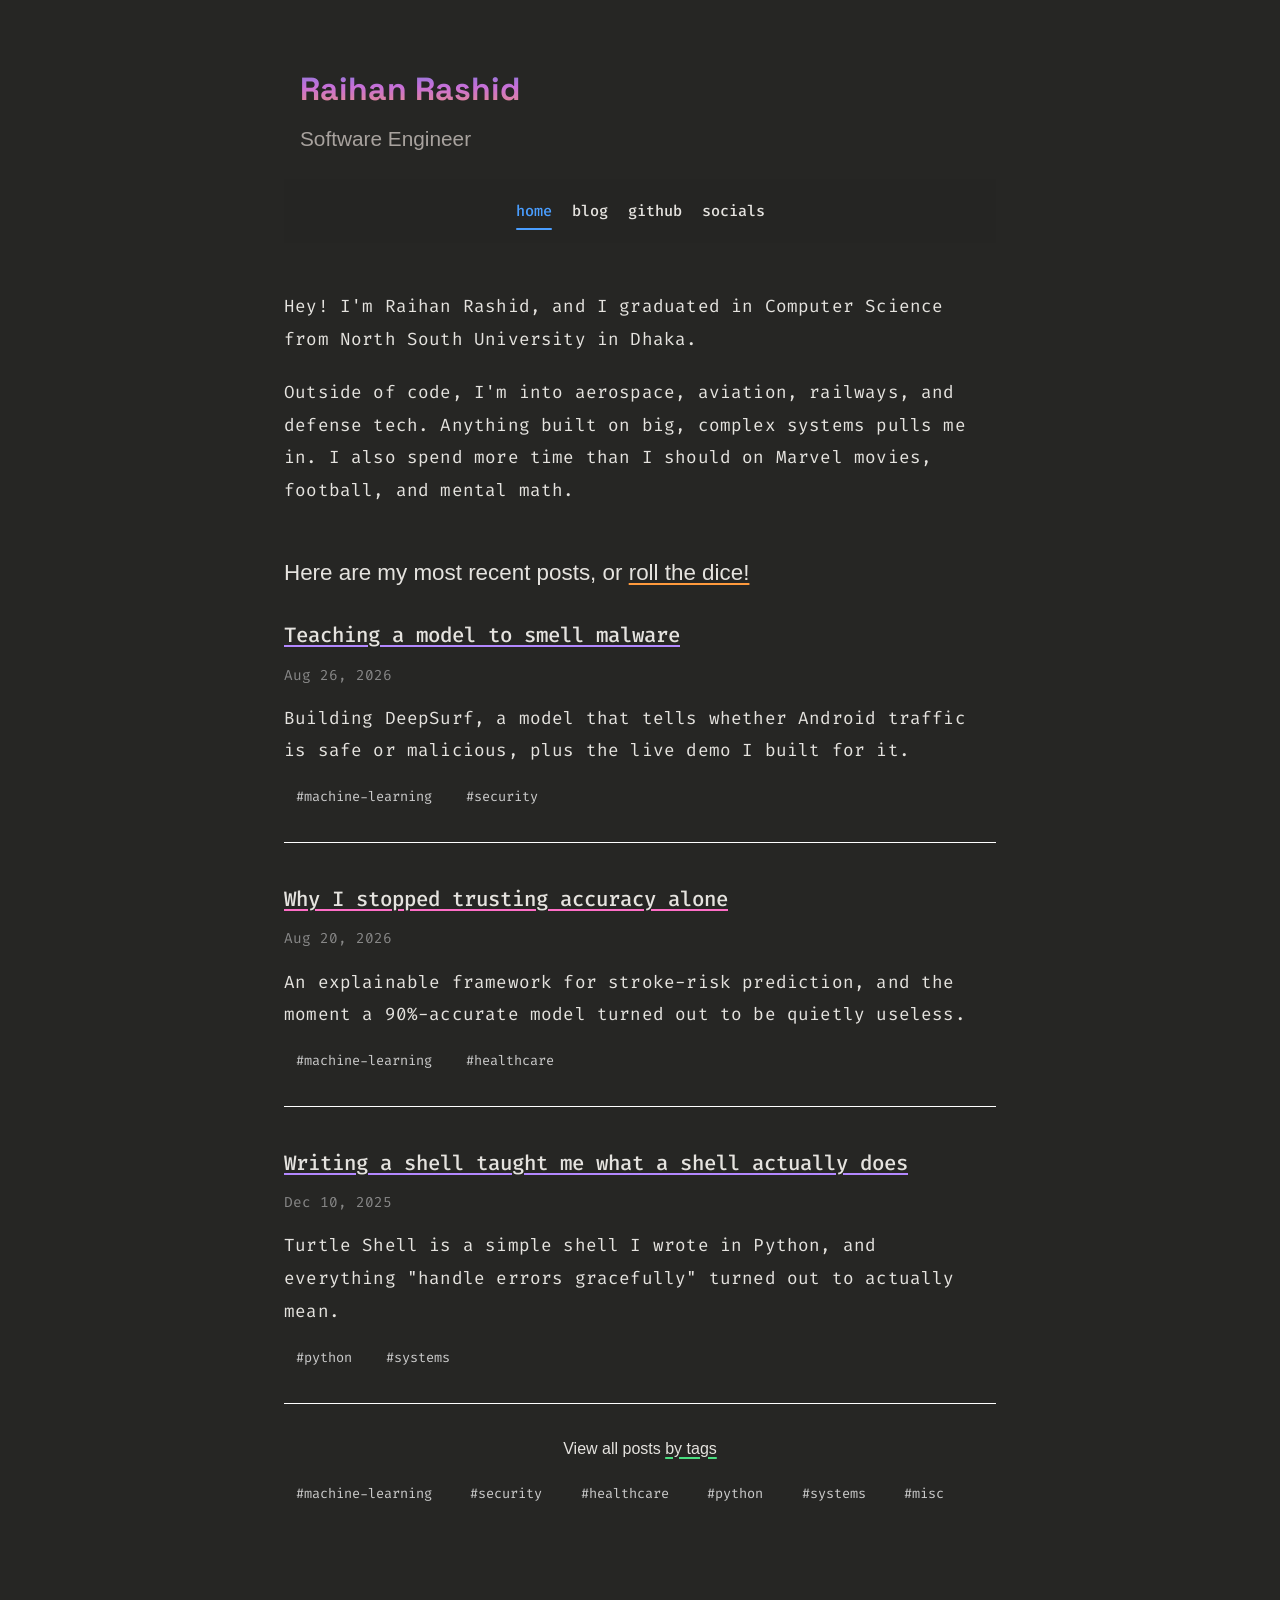
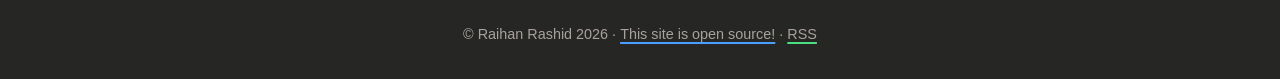
<file: index.html>
<!DOCTYPE html>
<html lang="en">
<head>
  <meta charset="UTF-8">
  <meta name="viewport" content="width=device-width, initial-scale=1.0, viewport-fit=cover">
  <title>Raihan Rashid</title>

  <link rel="preload" href="styles.css?v=6.2" as="style">
  <link rel="preload" href="script.js?v=6.2" as="script">

  <link rel="stylesheet" href="styles.css?v=6.2">
  <link rel="stylesheet" href="https://cdnjs.cloudflare.com/ajax/libs/font-awesome/6.5.0/css/all.min.css">
  <link rel="preconnect" href="https://fonts.googleapis.com">
  <link rel="preconnect" href="https://fonts.gstatic.com" crossorigin>
  <link href="https://fonts.googleapis.com/css2?family=Space+Grotesk:wght@500;700&family=Fira+Code:wght@400;500&family=Orbitron:wght@600;700;800&display=swap" rel="stylesheet">

  <link rel="icon" href="tabphoto.ico" type="image/x-icon">

  <meta name="color-scheme" content="dark">
  <meta name="theme-color" content="#262624">

  <meta name="description" content="Raihan Rashid is a software engineer from Dhaka building projects in machine learning, security, and systems programming.">

  <meta property="og:title" content="Raihan Rashid">
  <meta property="og:description" content="Raihan Rashid is a software engineer from Dhaka building projects in machine learning, security, and systems programming.">
  <meta property="og:type" content="website">
  <meta property="og:url" content="https://rashidraihan.github.io/">
  <meta property="og:image" content="https://rashidraihan.github.io/images/projects/deepsurf.png">

  <meta name="twitter:card" content="summary_large_image">
  <meta name="twitter:title" content="Raihan Rashid">
  <meta name="twitter:description" content="Raihan Rashid is a software engineer from Dhaka building projects in machine learning, security, and systems programming.">
  <meta name="twitter:image" content="https://rashidraihan.github.io/images/projects/deepsurf.png">

  <meta name="format-detection" content="telephone=no">
  <link rel="alternate" type="application/rss+xml" title="Raihan Rashid's Blog" href="rss.xml">
</head>
<body class="dark">
  <svg width="0" height="0" style="position:absolute">
    <filter id="heatDistort" x="-20%" y="-50%" width="140%" height="200%">
      <feTurbulence type="fractalNoise" baseFrequency="0.012 0.09" numOctaves="2" seed="7" result="turb">
        <animate attributeName="baseFrequency" dur="3.5s" values="0.012 0.09;0.018 0.14;0.012 0.09" repeatCount="indefinite" />
      </feTurbulence>
      <feDisplacementMap in="SourceGraphic" in2="turb" scale="3.2" xChannelSelector="R" yChannelSelector="G" />
    </filter>
  </svg>
  <div class="space-bg" id="spaceBg"></div>

  <div class="container">
    <div class="hero">
      <div class="logo-wordmark">Raihan Rashid</div>
      <p class="hero-subtitle">Software Engineer</p>
    </div>

    <nav class="site-nav">
      <div class="nav-inner">
        <div class="desktop-nav">
          <a href="index.html" class="nav-link" data-value="home">home</a>
          <a href="blog.html" class="nav-link" data-value="blog">blog</a>
          <a href="https://github.com/rashidraihan" target="_blank" class="nav-link" data-value="github">github</a>
          <a href="socials.html" class="nav-link" data-value="socials">socials</a>
        </div>
      </div>
    </nav>

    <main>
      <div class="intro">
        <p>Hey! I'm Raihan Rashid, and I graduated in Computer Science from North South University in Dhaka.</p>
        <p>Outside of code, I'm into aerospace, aviation, railways, and defense tech. Anything built on big, complex systems pulls me in. I also spend more time than I should on Marvel movies, football, and mental math.</p>
      </div>

      <h2 class="section-title">Here are my most recent posts, or <a href="#" data-random-post class="rc-underline">roll the dice!</a></h2>

      <div class="post-list">
        <div class="post-item">
          <a href="blog/deepsurf.html" class="post-item-link">
            <h3 class="post-item-title rc-underline">Teaching a model to smell malware</h3>
            <p class="post-item-date">Aug 26, 2026</p>
            <p class="post-item-excerpt">Building DeepSurf, a model that tells whether Android traffic is safe or malicious, plus the live demo I built for it.</p>
          </a>
          <div class="post-item-tags">
            <a href="blog.html?tag=machine-learning" class="tag">#machine-learning</a>
            <a href="blog.html?tag=security" class="tag">#security</a>
          </div>
        </div>

        <div class="post-item">
          <a href="blog/stroke-prediction.html" class="post-item-link">
            <h3 class="post-item-title rc-underline">Why I stopped trusting accuracy alone</h3>
            <p class="post-item-date">Aug 20, 2026</p>
            <p class="post-item-excerpt">An explainable framework for stroke-risk prediction, and the moment a 90%-accurate model turned out to be quietly useless.</p>
          </a>
          <div class="post-item-tags">
            <a href="blog.html?tag=machine-learning" class="tag">#machine-learning</a>
            <a href="blog.html?tag=healthcare" class="tag">#healthcare</a>
          </div>
        </div>

        <div class="post-item">
          <a href="blog/turtle-shell.html" class="post-item-link">
            <h3 class="post-item-title rc-underline">Writing a shell taught me what a shell actually does</h3>
            <p class="post-item-date">Dec 10, 2025</p>
            <p class="post-item-excerpt">Turtle Shell is a simple shell I wrote in Python, and everything "handle errors gracefully" turned out to actually mean.</p>
          </a>
          <div class="post-item-tags">
            <a href="blog.html?tag=python" class="tag">#python</a>
            <a href="blog.html?tag=systems" class="tag">#systems</a>
          </div>
        </div>
      </div>
      <p class="view-all-link">View all posts <a href="blog.html" class="rc-underline">by tags</a></p>
      <div class="tag-filter-bar">
        <a href="blog.html?tag=machine-learning" class="tag">#machine-learning</a>
        <a href="blog.html?tag=security" class="tag">#security</a>
        <a href="blog.html?tag=healthcare" class="tag">#healthcare</a>
        <a href="blog.html?tag=python" class="tag">#python</a>
        <a href="blog.html?tag=systems" class="tag">#systems</a>
        <a href="blog.html?tag=misc" class="tag">#misc</a>
      </div>
    </main>
  </div>

  <footer>
    <!-- <a href="https://github.com/rashidraihan/rashidraihan.github.io" target="_blank" class="footer-github" aria-label="View source on GitHub"><i class="fab fa-github"></i></a> -->
    <p>&copy; Raihan Rashid 2026 &middot; <a href="https://github.com/rashidraihan/rashidraihan.github.io" target="_blank" class="rc-underline">This site is open source!</a> &middot; <a href="rss.xml" class="rc-underline">RSS</a></p>
  </footer>

  <script src="script.js?v=6.2"></script>
</body>
</html>
</file>
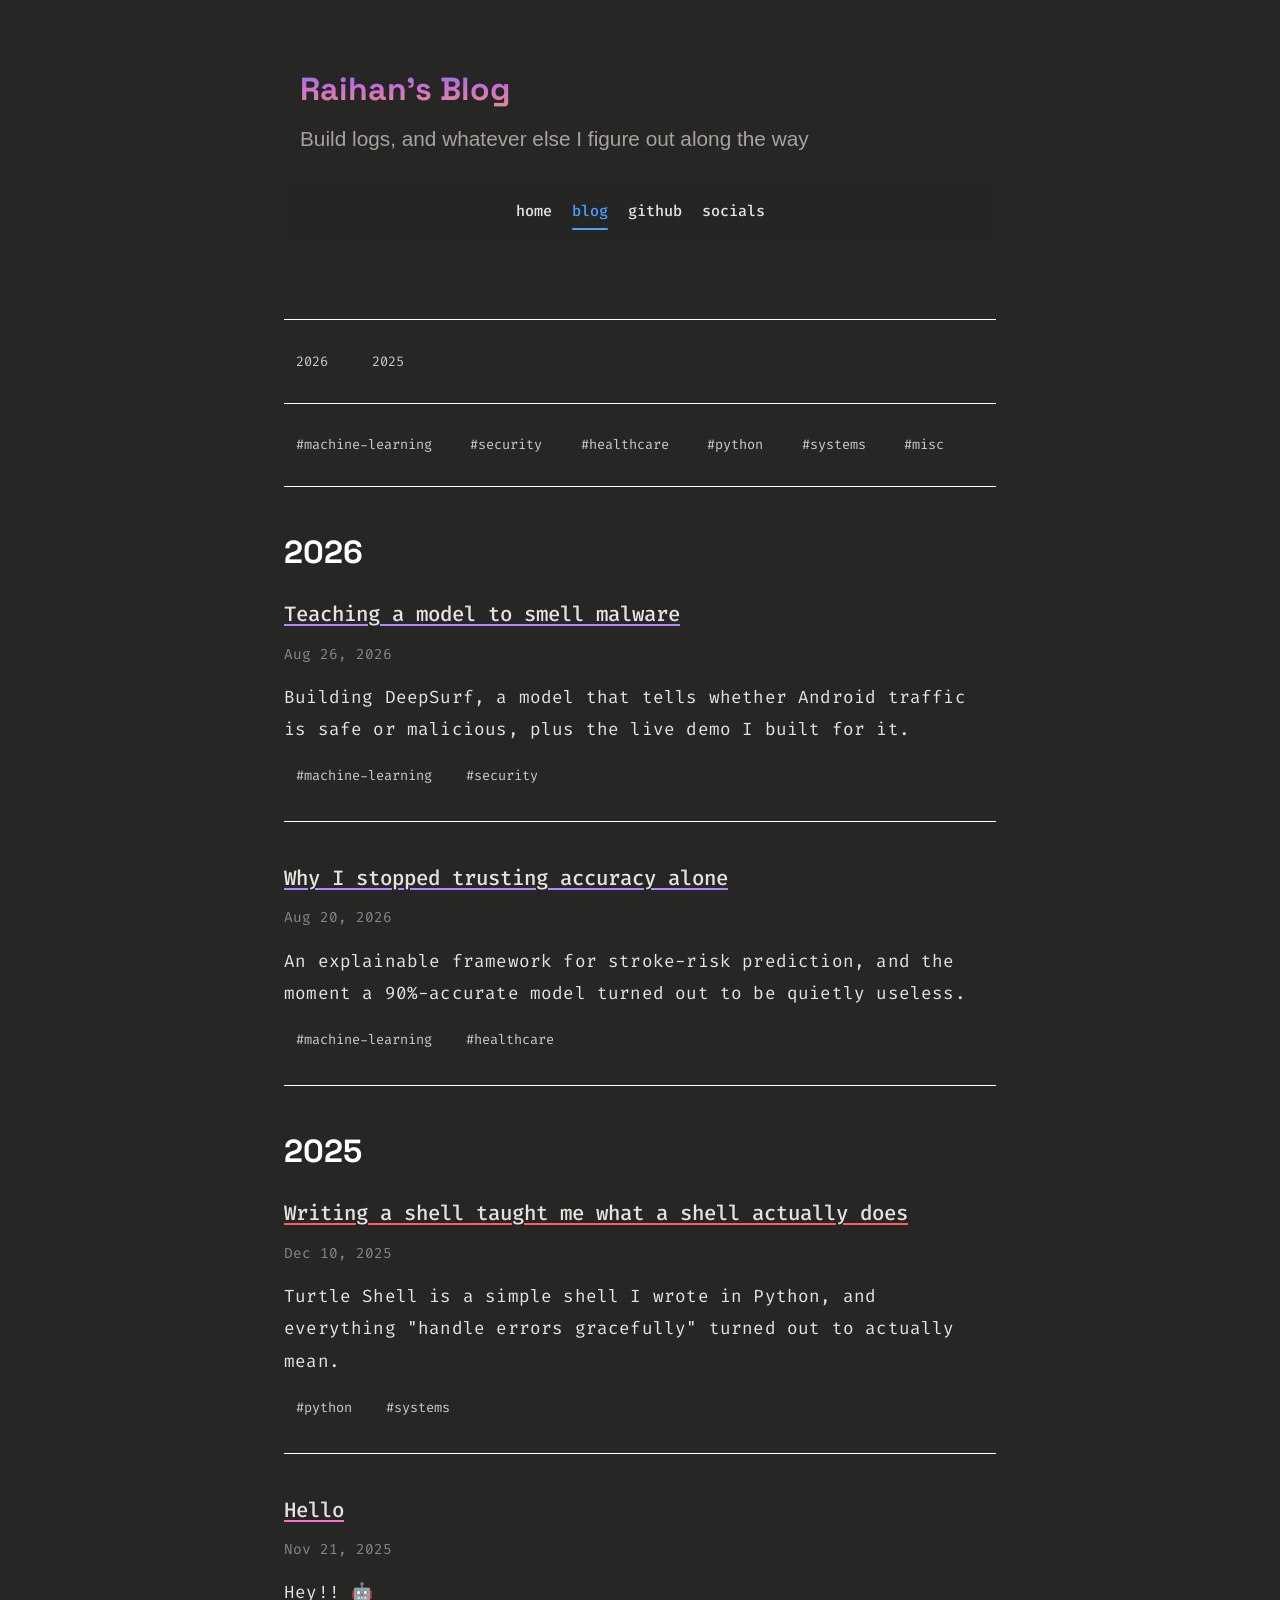
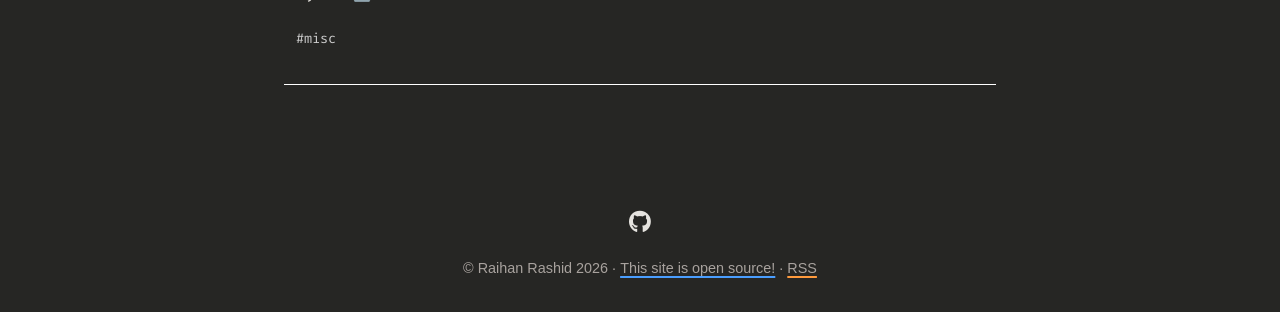
<file: blog.html>
<!DOCTYPE html>
<html lang="en">
<head>
  <meta charset="UTF-8">
  <meta name="viewport" content="width=device-width, initial-scale=1.0, viewport-fit=cover">
  <title>Blog, Raihan Rashid</title>

  <link rel="preload" href="styles.css?v=6.2" as="style">
  <link rel="preload" href="script.js?v=6.2" as="script">

  <link rel="stylesheet" href="styles.css?v=6.2">
  <link rel="stylesheet" href="https://cdnjs.cloudflare.com/ajax/libs/font-awesome/6.5.0/css/all.min.css">
  <link rel="preconnect" href="https://fonts.googleapis.com">
  <link rel="preconnect" href="https://fonts.gstatic.com" crossorigin>
  <link href="https://fonts.googleapis.com/css2?family=Space+Grotesk:wght@500;700&family=Fira+Code:wght@400;500&family=Orbitron:wght@600;700;800&display=swap" rel="stylesheet">

  <link rel="icon" href="tabphoto.ico" type="image/x-icon">

  <meta name="color-scheme" content="dark">
  <meta name="theme-color" content="#262624">

  <meta name="description" content="Build logs and write-ups on machine learning, security, and systems programming by Raihan Rashid.">

  <meta property="og:title" content="Blog, Raihan Rashid">
  <meta property="og:description" content="Build logs and write-ups on machine learning, security, and systems programming by Raihan Rashid.">
  <meta property="og:type" content="website">
  <meta property="og:url" content="https://rashidraihan.github.io/blog.html">
  <meta property="og:image" content="https://rashidraihan.github.io/images/projects/deepsurf.png">

  <meta name="twitter:card" content="summary_large_image">
  <meta name="twitter:title" content="Blog, Raihan Rashid">
  <meta name="twitter:description" content="Build logs and write-ups on machine learning, security, and systems programming by Raihan Rashid.">
  <meta name="twitter:image" content="https://rashidraihan.github.io/images/projects/deepsurf.png">

  <meta name="format-detection" content="telephone=no">
  <link rel="alternate" type="application/rss+xml" title="Raihan Rashid's Blog" href="rss.xml">
</head>
<body class="dark">
  <svg width="0" height="0" style="position:absolute">
    <filter id="heatDistort" x="-20%" y="-50%" width="140%" height="200%">
      <feTurbulence type="fractalNoise" baseFrequency="0.012 0.09" numOctaves="2" seed="7" result="turb">
        <animate attributeName="baseFrequency" dur="3.5s" values="0.012 0.09;0.018 0.14;0.012 0.09" repeatCount="indefinite" />
      </feTurbulence>
      <feDisplacementMap in="SourceGraphic" in2="turb" scale="3.2" xChannelSelector="R" yChannelSelector="G" />
    </filter>
  </svg>
  <div class="space-bg" id="spaceBg"></div>

  <div class="container">
    <div class="hero">
      <div class="logo-wordmark">Raihan's Blog</div>
      <p class="hero-subtitle">Build logs, and whatever else I figure out along the way</p>
    </div>

    <nav class="site-nav">
      <div class="nav-inner">
        <div class="desktop-nav">
          <a href="index.html" class="nav-link" data-value="home">home</a>
          <a href="blog.html" class="nav-link" data-value="blog">blog</a>
          <a href="https://github.com/rashidraihan" target="_blank" class="nav-link" data-value="github">github</a>
          <a href="socials.html" class="nav-link" data-value="socials">socials</a>
        </div>
      </div>
    </nav>

    <main>
      <hr class="section-divider">

      <div class="year-row">
        <a href="#year-2026" class="tag">2026</a>
        <a href="#year-2025" class="tag">2025</a>
      </div>

      <hr class="section-divider">

      <div class="tag-filter-bar">
        <a href="blog.html?tag=machine-learning" class="tag">#machine-learning</a>
        <a href="blog.html?tag=security" class="tag">#security</a>
        <a href="blog.html?tag=healthcare" class="tag">#healthcare</a>
        <a href="blog.html?tag=python" class="tag">#python</a>
        <a href="blog.html?tag=systems" class="tag">#systems</a>
        <a href="blog.html?tag=misc" class="tag">#misc</a>
      </div>

      <hr class="section-divider">

      <section class="year-block" data-year="2026">
        <h2 class="year-heading" id="year-2026">2026</h2>
        <div id="filterStatus" class="filter-status" style="display:none;"></div>
        <div class="post-list">
          <div class="post-item" data-tags="machine-learning security">
            <a href="blog/deepsurf.html" class="post-item-link">
              <h3 class="post-item-title rc-underline">Teaching a model to smell malware</h3>
              <p class="post-item-date">Aug 26, 2026</p>
              <p class="post-item-excerpt">Building DeepSurf, a model that tells whether Android traffic is safe or malicious, plus the live demo I built for it.</p>
            </a>
            <div class="post-item-tags">
              <a href="blog.html?tag=machine-learning" class="tag">#machine-learning</a>
              <a href="blog.html?tag=security" class="tag">#security</a>
            </div>
          </div>

          <div class="post-item" data-tags="machine-learning healthcare">
            <a href="blog/stroke-prediction.html" class="post-item-link">
              <h3 class="post-item-title rc-underline">Why I stopped trusting accuracy alone</h3>
              <p class="post-item-date">Aug 20, 2026</p>
              <p class="post-item-excerpt">An explainable framework for stroke-risk prediction, and the moment a 90%-accurate model turned out to be quietly useless.</p>
            </a>
            <div class="post-item-tags">
              <a href="blog.html?tag=machine-learning" class="tag">#machine-learning</a>
              <a href="blog.html?tag=healthcare" class="tag">#healthcare</a>
            </div>
          </div>
        </div>
      </section>

      <section class="year-block" data-year="2025">
        <h2 class="year-heading" id="year-2025">2025</h2>
        <div class="post-list">
          <div class="post-item" data-tags="python systems">
            <a href="blog/turtle-shell.html" class="post-item-link">
              <h3 class="post-item-title rc-underline">Writing a shell taught me what a shell actually does</h3>
              <p class="post-item-date">Dec 10, 2025</p>
              <p class="post-item-excerpt">Turtle Shell is a simple shell I wrote in Python, and everything "handle errors gracefully" turned out to actually mean.</p>
            </a>
            <div class="post-item-tags">
              <a href="blog.html?tag=python" class="tag">#python</a>
              <a href="blog.html?tag=systems" class="tag">#systems</a>
            </div>
          </div>

          <div class="post-item" data-tags="misc">
            <a href="blog/hello.html" class="post-item-link">
              <h3 class="post-item-title rc-underline">Hello</h3>
              <p class="post-item-date">Nov 21, 2025</p>
              <p class="post-item-excerpt">Hey!! 🤖</p>
            </a>
            <div class="post-item-tags">
              <a href="blog.html?tag=misc" class="tag">#misc</a>
            </div>
          </div>
        </div>
      </section>
    </main>
  </div>

  <footer>
    <a href="https://github.com/rashidraihan/rashidraihan.github.io" target="_blank" class="footer-github" aria-label="View source on GitHub"><i class="fab fa-github"></i></a>
    <p>&copy; Raihan Rashid 2026 &middot; <a href="https://github.com/rashidraihan/rashidraihan.github.io" target="_blank" class="rc-underline">This site is open source!</a> &middot; <a href="rss.xml" class="rc-underline">RSS</a></p>
  </footer>

  <script src="script.js?v=6.2"></script>
</body>
</html>
</file>
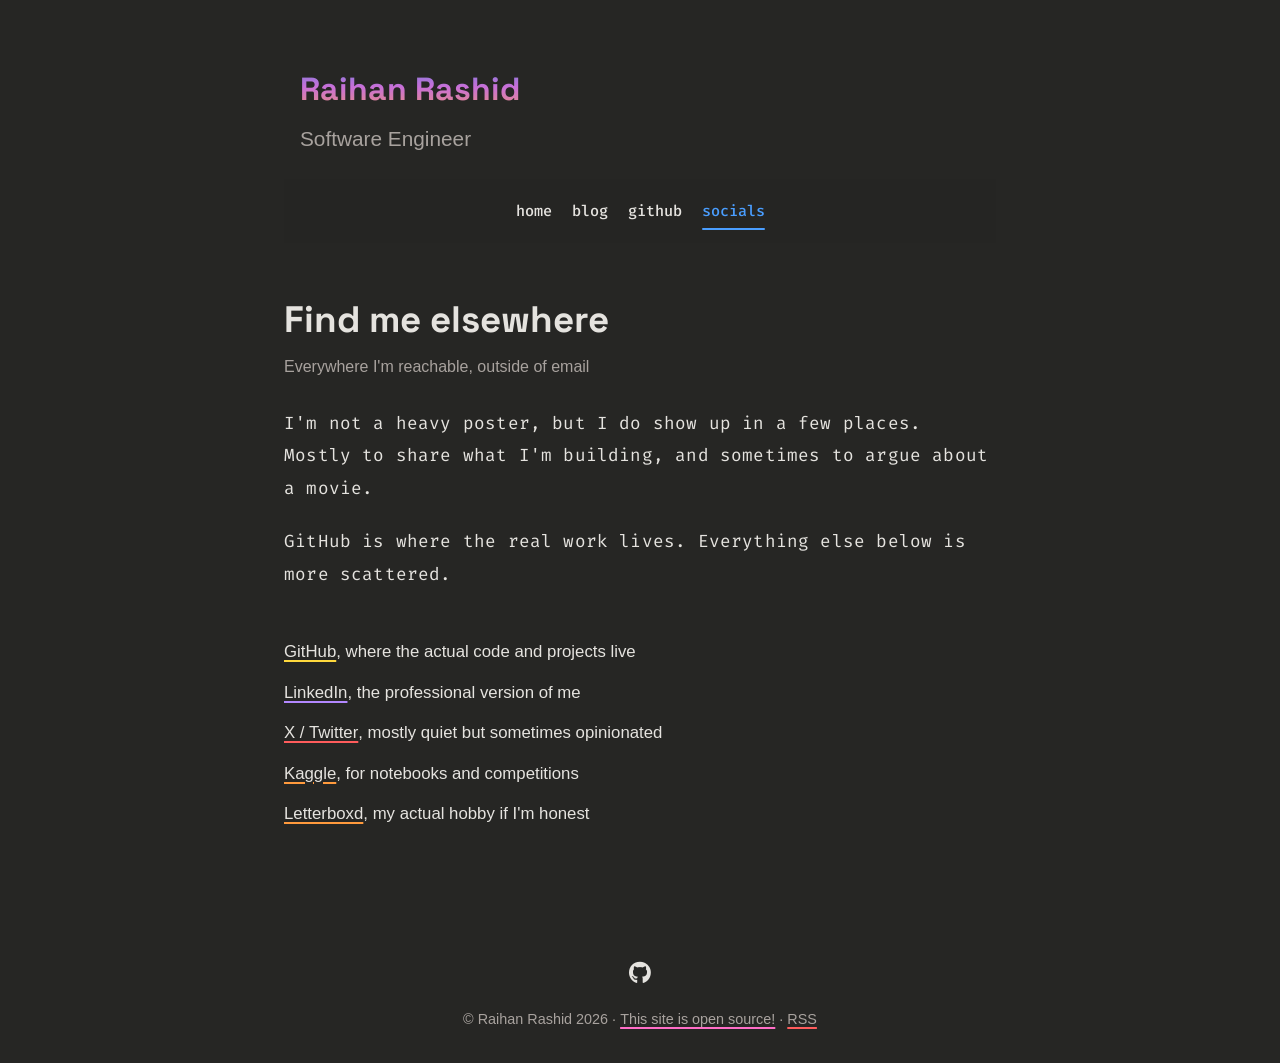
<file: socials.html>
<!DOCTYPE html>
<html lang="en">
<head>
  <meta charset="UTF-8">
  <meta name="viewport" content="width=device-width, initial-scale=1.0, viewport-fit=cover">
  <title>Socials, Raihan Rashid</title>

  <link rel="preload" href="styles.css?v=6.2" as="style">
  <link rel="preload" href="script.js?v=6.2" as="script">

  <link rel="stylesheet" href="styles.css?v=6.2">
  <link rel="stylesheet" href="https://cdnjs.cloudflare.com/ajax/libs/font-awesome/6.5.0/css/all.min.css">
  <link rel="preconnect" href="https://fonts.googleapis.com">
  <link rel="preconnect" href="https://fonts.gstatic.com" crossorigin>
  <link href="https://fonts.googleapis.com/css2?family=Space+Grotesk:wght@500;700&family=Fira+Code:wght@400;500&family=Orbitron:wght@600;700;800&display=swap" rel="stylesheet">

  <link rel="icon" href="tabphoto.ico" type="image/x-icon">

  <meta name="color-scheme" content="dark">
  <meta name="theme-color" content="#262624">

  <meta name="description" content="Where to find Raihan Rashid online, from GitHub to LinkedIn and everywhere else.">

  <meta property="og:title" content="Socials, Raihan Rashid">
  <meta property="og:description" content="Where to find Raihan Rashid online, from GitHub to LinkedIn and everywhere else.">
  <meta property="og:type" content="website">
  <meta property="og:url" content="https://rashidraihan.github.io/socials.html">
  <meta property="og:image" content="https://rashidraihan.github.io/images/projects/deepsurf.png">

  <meta name="twitter:card" content="summary_large_image">
  <meta name="twitter:title" content="Socials, Raihan Rashid">
  <meta name="twitter:description" content="Where to find Raihan Rashid online, from GitHub to LinkedIn and everywhere else.">
  <meta name="twitter:image" content="https://rashidraihan.github.io/images/projects/deepsurf.png">

  <meta name="format-detection" content="telephone=no">
  <link rel="alternate" type="application/rss+xml" title="Raihan Rashid's Blog" href="rss.xml">
</head>
<body class="dark">
  <svg width="0" height="0" style="position:absolute">
    <filter id="heatDistort" x="-20%" y="-50%" width="140%" height="200%">
      <feTurbulence type="fractalNoise" baseFrequency="0.012 0.09" numOctaves="2" seed="7" result="turb">
        <animate attributeName="baseFrequency" dur="3.5s" values="0.012 0.09;0.018 0.14;0.012 0.09" repeatCount="indefinite" />
      </feTurbulence>
      <feDisplacementMap in="SourceGraphic" in2="turb" scale="3.2" xChannelSelector="R" yChannelSelector="G" />
    </filter>
  </svg>
  <div class="space-bg" id="spaceBg"></div>

  <div class="container">
    <div class="hero">
      <div class="logo-wordmark">Raihan Rashid</div>
      <p class="hero-subtitle">Software Engineer</p>
    </div>

    <nav class="site-nav">
      <div class="nav-inner">
        <div class="desktop-nav">
          <a href="index.html" class="nav-link" data-value="home">home</a>
          <a href="blog.html" class="nav-link" data-value="blog">blog</a>
          <a href="https://github.com/rashidraihan" target="_blank" class="nav-link" data-value="github">github</a>
          <a href="socials.html" class="nav-link" data-value="socials">socials</a>
        </div>
      </div>
    </nav>

    <main>
      <h1 class="page-title">Find me elsewhere</h1>
      <p class="page-subtitle">Everywhere I'm reachable, outside of email</p>

      <div class="intro">
        <p>I'm not a heavy poster, but I do show up in a few places. Mostly to share what I'm building, and sometimes to argue about a movie.</p>
        <p>GitHub is where the real work lives. Everything else below is more scattered.</p>
      </div>

      <ul class="socials-list">
        <li><a href="https://github.com/rashidraihan" target="_blank" class="rc-underline">GitHub</a>, where the actual code and projects live</li>
        <li><a href="https://www.linkedin.com/in/rashidraihan021/" target="_blank" class="rc-underline">LinkedIn</a>, the professional version of me</li>
        <li><a href="https://x.com/Obsraihan" target="_blank" class="rc-underline">X / Twitter</a>, mostly quiet but sometimes opinionated</li>
        <li><a href="https://kaggle.com/raihanrashid021" target="_blank" class="rc-underline">Kaggle</a>, for notebooks and competitions</li>
        <li><a href="https://letterboxd.com/CanonChaos/" target="_blank" class="rc-underline">Letterboxd</a>, my actual hobby if I'm honest</li>
      </ul>
    </main>
  </div>

  <footer>
    <a href="https://github.com/rashidraihan/rashidraihan.github.io" target="_blank" class="footer-github" aria-label="View source on GitHub"><i class="fab fa-github"></i></a>
    <p>&copy; Raihan Rashid 2026 &middot; <a href="https://github.com/rashidraihan/rashidraihan.github.io" target="_blank" class="rc-underline">This site is open source!</a> &middot; <a href="rss.xml" class="rc-underline">RSS</a></p>
  </footer>

  <script src="script.js?v=6.2"></script>
</body>
</html>
</file>
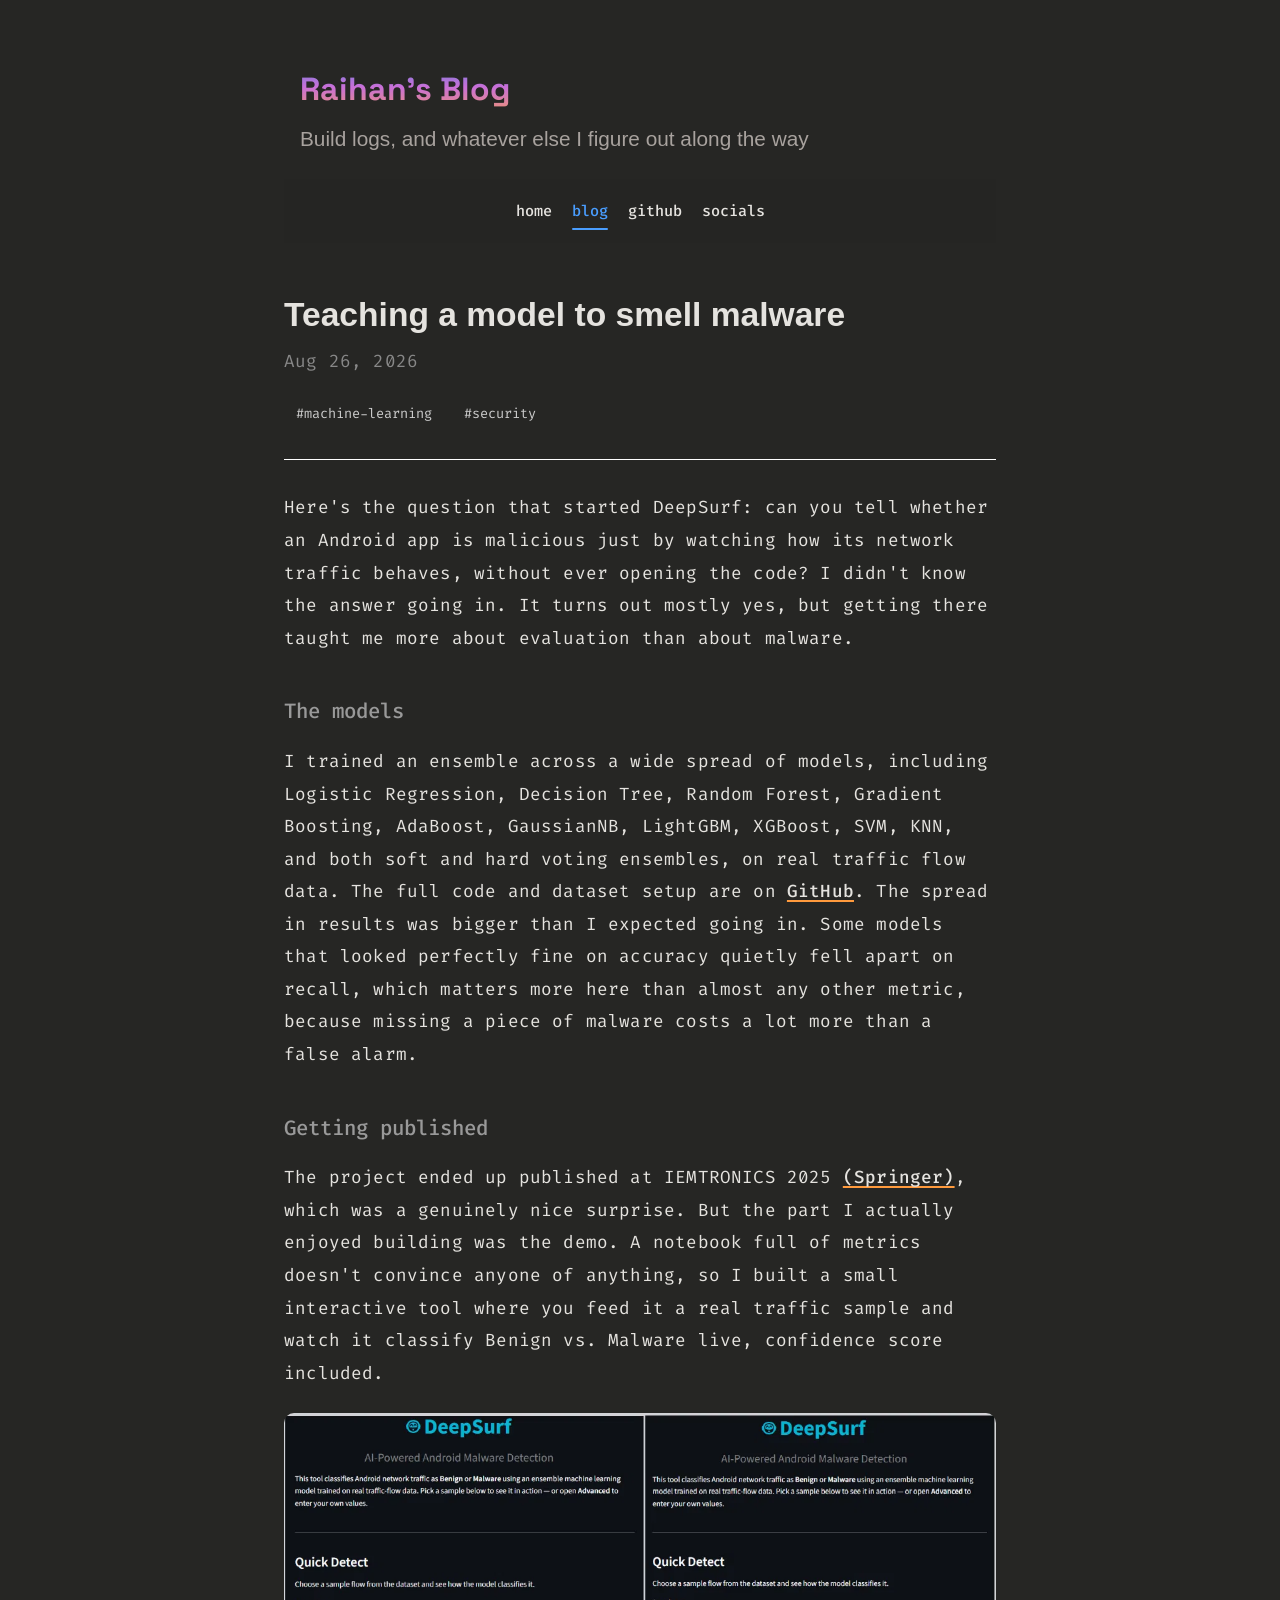
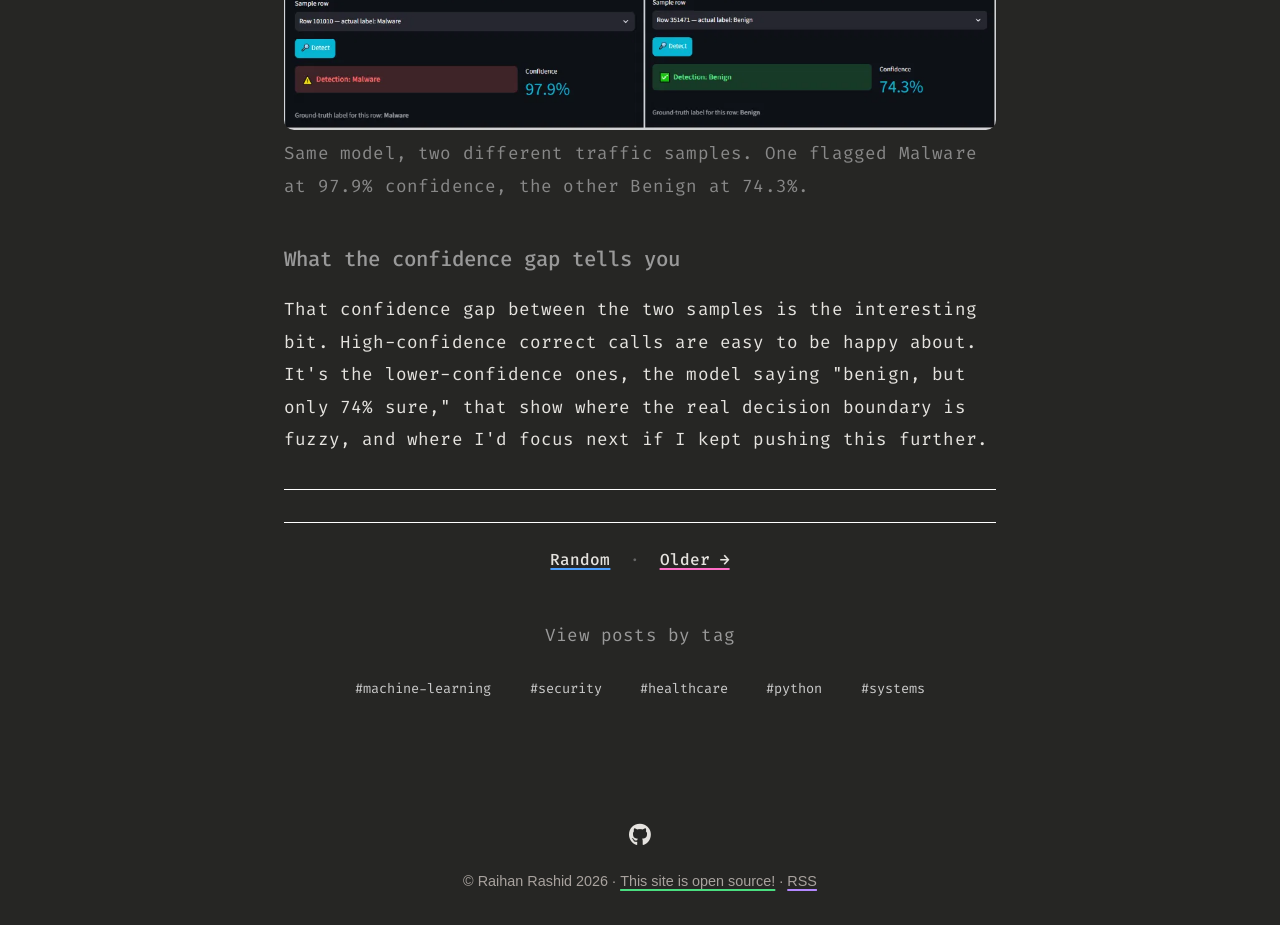
<file: blog/deepsurf.html>
<!DOCTYPE html>
<html lang="en">
<head>
  <meta charset="UTF-8">
  <meta name="viewport" content="width=device-width, initial-scale=1.0, viewport-fit=cover">
  <title>Teaching a model to smell malware, Raihan Rashid</title>

  <link rel="preload" href="../styles.css?v=6.2" as="style">
  <link rel="preload" href="../script.js?v=6.2" as="script">

  <link rel="stylesheet" href="../styles.css?v=6.2">
  <link rel="stylesheet" href="https://cdnjs.cloudflare.com/ajax/libs/font-awesome/6.5.0/css/all.min.css">
  <link rel="preconnect" href="https://fonts.googleapis.com">
  <link rel="preconnect" href="https://fonts.gstatic.com" crossorigin>
  <link href="https://fonts.googleapis.com/css2?family=Space+Grotesk:wght@500;700&family=Fira+Code:wght@400;500&family=Orbitron:wght@600;700;800&display=swap" rel="stylesheet">

  <link rel="icon" href="../tabphoto.ico" type="image/x-icon">

  <meta name="color-scheme" content="dark">
  <meta name="theme-color" content="#262624">

  <meta name="description" content="Building DeepSurf, a model that tells whether Android traffic is safe or malicious, plus the live demo built around it.">

  <meta property="og:title" content="Teaching a model to smell malware">
  <meta property="og:description" content="Building DeepSurf, a model that tells whether Android traffic is safe or malicious, plus the live demo built around it.">
  <meta property="og:type" content="article">
  <meta property="og:url" content="https://rashidraihan.github.io/blog/deepsurf.html">
  <meta property="og:image" content="https://rashidraihan.github.io/images/projects/deepsurf.png">

  <meta name="twitter:card" content="summary_large_image">
  <meta name="twitter:title" content="Teaching a model to smell malware">
  <meta name="twitter:description" content="Building DeepSurf, a model that tells whether Android traffic is safe or malicious, plus the live demo built around it.">
  <meta name="twitter:image" content="https://rashidraihan.github.io/images/projects/deepsurf.png">

  <meta name="format-detection" content="telephone=no">
  <link rel="alternate" type="application/rss+xml" title="Raihan Rashid's Blog" href="../rss.xml">
</head>
<body class="dark">
  <svg width="0" height="0" style="position:absolute">
    <filter id="heatDistort" x="-20%" y="-50%" width="140%" height="200%">
      <feTurbulence type="fractalNoise" baseFrequency="0.012 0.09" numOctaves="2" seed="7" result="turb">
        <animate attributeName="baseFrequency" dur="3.5s" values="0.012 0.09;0.018 0.14;0.012 0.09" repeatCount="indefinite" />
      </feTurbulence>
      <feDisplacementMap in="SourceGraphic" in2="turb" scale="3.2" xChannelSelector="R" yChannelSelector="G" />
    </filter>
  </svg>
  <div class="space-bg" id="spaceBg"></div>

  <div class="container">
    <div class="hero">
      <div class="logo-wordmark">Raihan's Blog</div>
      <p class="hero-subtitle">Build logs, and whatever else I figure out along the way</p>
    </div>

    <nav class="site-nav">
      <div class="nav-inner">
        <div class="desktop-nav">
          <a href="../index.html" class="nav-link" data-value="home">home</a>
          <a href="../blog.html" class="nav-link" data-value="blog">blog</a>
          <a href="https://github.com/rashidraihan" target="_blank" class="nav-link" data-value="github">github</a>
          <a href="../socials.html" class="nav-link" data-value="socials">socials</a>
        </div>
      </div>
    </nav>

    <main>
      <article class="post">
        <h1 class="post-title">Teaching a model to smell malware</h1>
        <p class="post-date">Aug 26, 2026</p>
        <div class="post-tags">
          <a href="../blog.html?tag=machine-learning" class="tag">#machine-learning</a>
          <a href="../blog.html?tag=security" class="tag">#security</a>
        </div>

        <hr class="post-divider">

        <p>Here's the question that started DeepSurf: can you tell whether an Android app is malicious just by watching how its network traffic behaves, without ever opening the code? I didn't know the answer going in. It turns out mostly yes, but getting there taught me more about evaluation than about malware.</p>

        <h2>The models</h2>

        <p>I trained an ensemble across a wide spread of models, including Logistic Regression, Decision Tree, Random Forest, Gradient Boosting, AdaBoost, GaussianNB, LightGBM, XGBoost, SVM, KNN, and both soft and hard voting ensembles, on real traffic flow data. The full code and dataset setup are on <a href="https://github.com/rashidraihan/DeepSurf-AI-powered-Android-Malware-Detection" target="_blank" class="rc-underline">GitHub</a>. The spread in results was bigger than I expected going in. Some models that looked perfectly fine on accuracy quietly fell apart on recall, which matters more here than almost any other metric, because missing a piece of malware costs a lot more than a false alarm.</p>

        <h2>Getting published</h2>

        <p>The project ended up published at IEMTRONICS 2025 <a href="https://link.springer.com/chapter/10.1007/978-981-95-0429-9_17" target="_blank" class="rc-underline">(Springer)</a>, which was a genuinely nice surprise. But the part I actually enjoyed building was the demo. A notebook full of metrics doesn't convince anyone of anything, so I built a small interactive tool where you feed it a real traffic sample and watch it classify Benign vs. Malware live, confidence score included.</p>

        <img src="../images/projects/deepsurf.png" alt="DeepSurf live demo detecting Android malware and benign traffic" class="post-image">
        <p class="post-image-caption">Same model, two different traffic samples. One flagged Malware at 97.9% confidence, the other Benign at 74.3%.</p>

        <h2>What the confidence gap tells you</h2>

        <p>That confidence gap between the two samples is the interesting bit. High-confidence correct calls are easy to be happy about. It's the lower-confidence ones, the model saying "benign, but only 74% sure," that show where the real decision boundary is fuzzy, and where I'd focus next if I kept pushing this further.</p>

        <hr class="post-divider">

        <nav class="post-nav">
          <a href="#" data-random-post class="rc-underline">Random</a>
          <span class="sep">&middot;</span>
          <a href="stroke-prediction.html" class="rc-underline">Older &rarr;</a>
        </nav>

        <div class="pre-footer-tags">
          <p class="tag-filter-heading">View posts by tag</p>
          <div class="tag-filter-bar">
            <a href="../blog.html?tag=machine-learning" class="tag">#machine-learning</a>
            <a href="../blog.html?tag=security" class="tag">#security</a>
            <a href="../blog.html?tag=healthcare" class="tag">#healthcare</a>
            <a href="../blog.html?tag=python" class="tag">#python</a>
            <a href="../blog.html?tag=systems" class="tag">#systems</a>
          </div>
        </div>
      </article>
    </main>
  </div>

  <footer>
    <a href="https://github.com/rashidraihan/rashidraihan.github.io" target="_blank" class="footer-github" aria-label="View source on GitHub"><i class="fab fa-github"></i></a>
    <p>&copy; Raihan Rashid 2026 &middot; <a href="https://github.com/rashidraihan/rashidraihan.github.io" target="_blank" class="rc-underline">This site is open source!</a> &middot; <a href="../rss.xml" class="rc-underline">RSS</a></p>
  </footer>

  <script src="../script.js?v=6.2"></script>
</body>
</html>
</file>
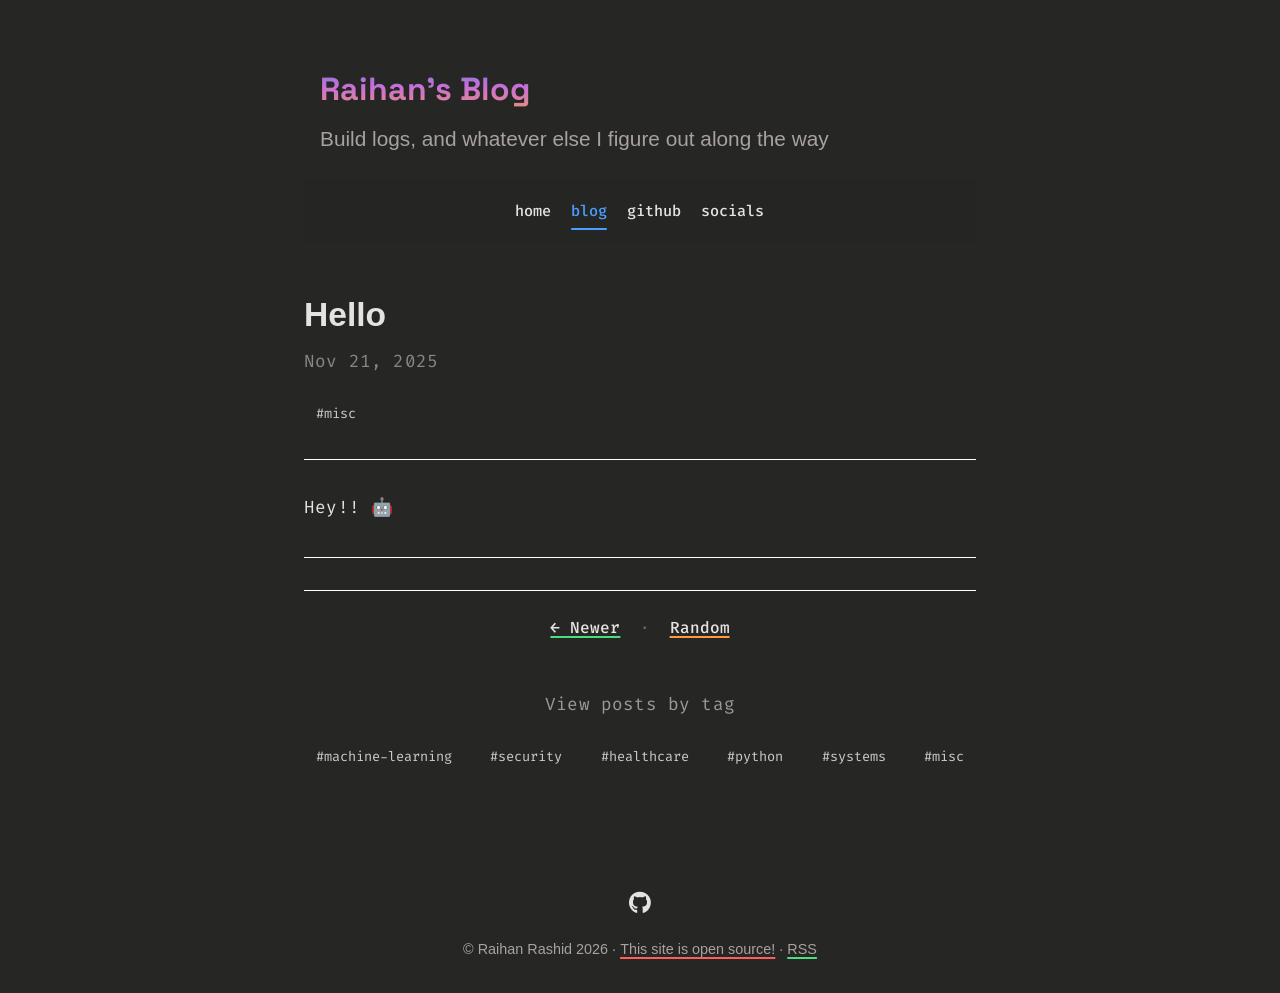
<file: blog/hello.html>
<!DOCTYPE html>
<html lang="en">
<head>
  <meta charset="UTF-8">
  <meta name="viewport" content="width=device-width, initial-scale=1.0, viewport-fit=cover">
  <title>Hello, Raihan Rashid</title>

  <link rel="preload" href="../styles.css?v=6.2" as="style">
  <link rel="preload" href="../script.js?v=6.2" as="script">

  <link rel="stylesheet" href="../styles.css?v=6.2">
  <link rel="stylesheet" href="https://cdnjs.cloudflare.com/ajax/libs/font-awesome/6.5.0/css/all.min.css">
  <link rel="preconnect" href="https://fonts.googleapis.com">
  <link rel="preconnect" href="https://fonts.gstatic.com" crossorigin>
  <link href="https://fonts.googleapis.com/css2?family=Space+Grotesk:wght@500;700&family=Fira+Code:wght@400;500&family=Orbitron:wght@600;700;800&display=swap" rel="stylesheet">

  <link rel="icon" href="../tabphoto.ico" type="image/x-icon">

  <meta name="color-scheme" content="dark">
  <meta name="theme-color" content="#262624">

  <meta name="description" content="A short hello from Raihan Rashid's blog.">

  <meta property="og:title" content="Hello">
  <meta property="og:description" content="A short hello from Raihan Rashid's blog.">
  <meta property="og:type" content="article">
  <meta property="og:url" content="https://rashidraihan.github.io/blog/hello.html">
  <meta property="og:image" content="https://rashidraihan.github.io/images/projects/deepsurf.png">

  <meta name="twitter:card" content="summary_large_image">
  <meta name="twitter:title" content="Hello">
  <meta name="twitter:description" content="A short hello from Raihan Rashid's blog.">
  <meta name="twitter:image" content="https://rashidraihan.github.io/images/projects/deepsurf.png">

  <meta name="format-detection" content="telephone=no">
  <link rel="alternate" type="application/rss+xml" title="Raihan Rashid's Blog" href="../rss.xml">
</head>
<body class="dark">
  <svg width="0" height="0" style="position:absolute">
    <filter id="heatDistort" x="-20%" y="-50%" width="140%" height="200%">
      <feTurbulence type="fractalNoise" baseFrequency="0.012 0.09" numOctaves="2" seed="7" result="turb">
        <animate attributeName="baseFrequency" dur="3.5s" values="0.012 0.09;0.018 0.14;0.012 0.09" repeatCount="indefinite" />
      </feTurbulence>
      <feDisplacementMap in="SourceGraphic" in2="turb" scale="3.2" xChannelSelector="R" yChannelSelector="G" />
    </filter>
  </svg>
  <div class="space-bg" id="spaceBg"></div>

  <div class="container">
    <div class="hero">
      <div class="logo-wordmark">Raihan's Blog</div>
      <p class="hero-subtitle">Build logs, and whatever else I figure out along the way</p>
    </div>

    <nav class="site-nav">
      <div class="nav-inner">
        <div class="desktop-nav">
          <a href="../index.html" class="nav-link" data-value="home">home</a>
          <a href="../blog.html" class="nav-link" data-value="blog">blog</a>
          <a href="https://github.com/rashidraihan" target="_blank" class="nav-link" data-value="github">github</a>
          <a href="../socials.html" class="nav-link" data-value="socials">socials</a>
        </div>
      </div>
    </nav>

    <main>
      <article class="post">
        <h1 class="post-title">Hello</h1>
        <p class="post-date">Nov 21, 2025</p>
        <div class="post-tags">
          <a href="../blog.html?tag=misc" class="tag">#misc</a>
        </div>

        <hr class="post-divider">

        <p>Hey!! 🤖</p>

        <hr class="post-divider">

        <nav class="post-nav">
          <a href="turtle-shell.html" class="rc-underline">&larr; Newer</a>
          <span class="sep">&middot;</span>
          <a href="#" data-random-post class="rc-underline">Random</a>
        </nav>

        <div class="pre-footer-tags">
          <p class="tag-filter-heading">View posts by tag</p>
          <div class="tag-filter-bar">
            <a href="../blog.html?tag=machine-learning" class="tag">#machine-learning</a>
            <a href="../blog.html?tag=security" class="tag">#security</a>
            <a href="../blog.html?tag=healthcare" class="tag">#healthcare</a>
            <a href="../blog.html?tag=python" class="tag">#python</a>
            <a href="../blog.html?tag=systems" class="tag">#systems</a>
            <a href="../blog.html?tag=misc" class="tag">#misc</a>
          </div>
        </div>
      </article>
    </main>
  </div>

  <footer>
    <a href="https://github.com/rashidraihan/rashidraihan.github.io" target="_blank" class="footer-github" aria-label="View source on GitHub"><i class="fab fa-github"></i></a>
    <p>&copy; Raihan Rashid 2026 &middot; <a href="https://github.com/rashidraihan/rashidraihan.github.io" target="_blank" class="rc-underline">This site is open source!</a> &middot; <a href="../rss.xml" class="rc-underline">RSS</a></p>
  </footer>

  <script src="../script.js?v=6.2"></script>
</body>
</html>
</file>
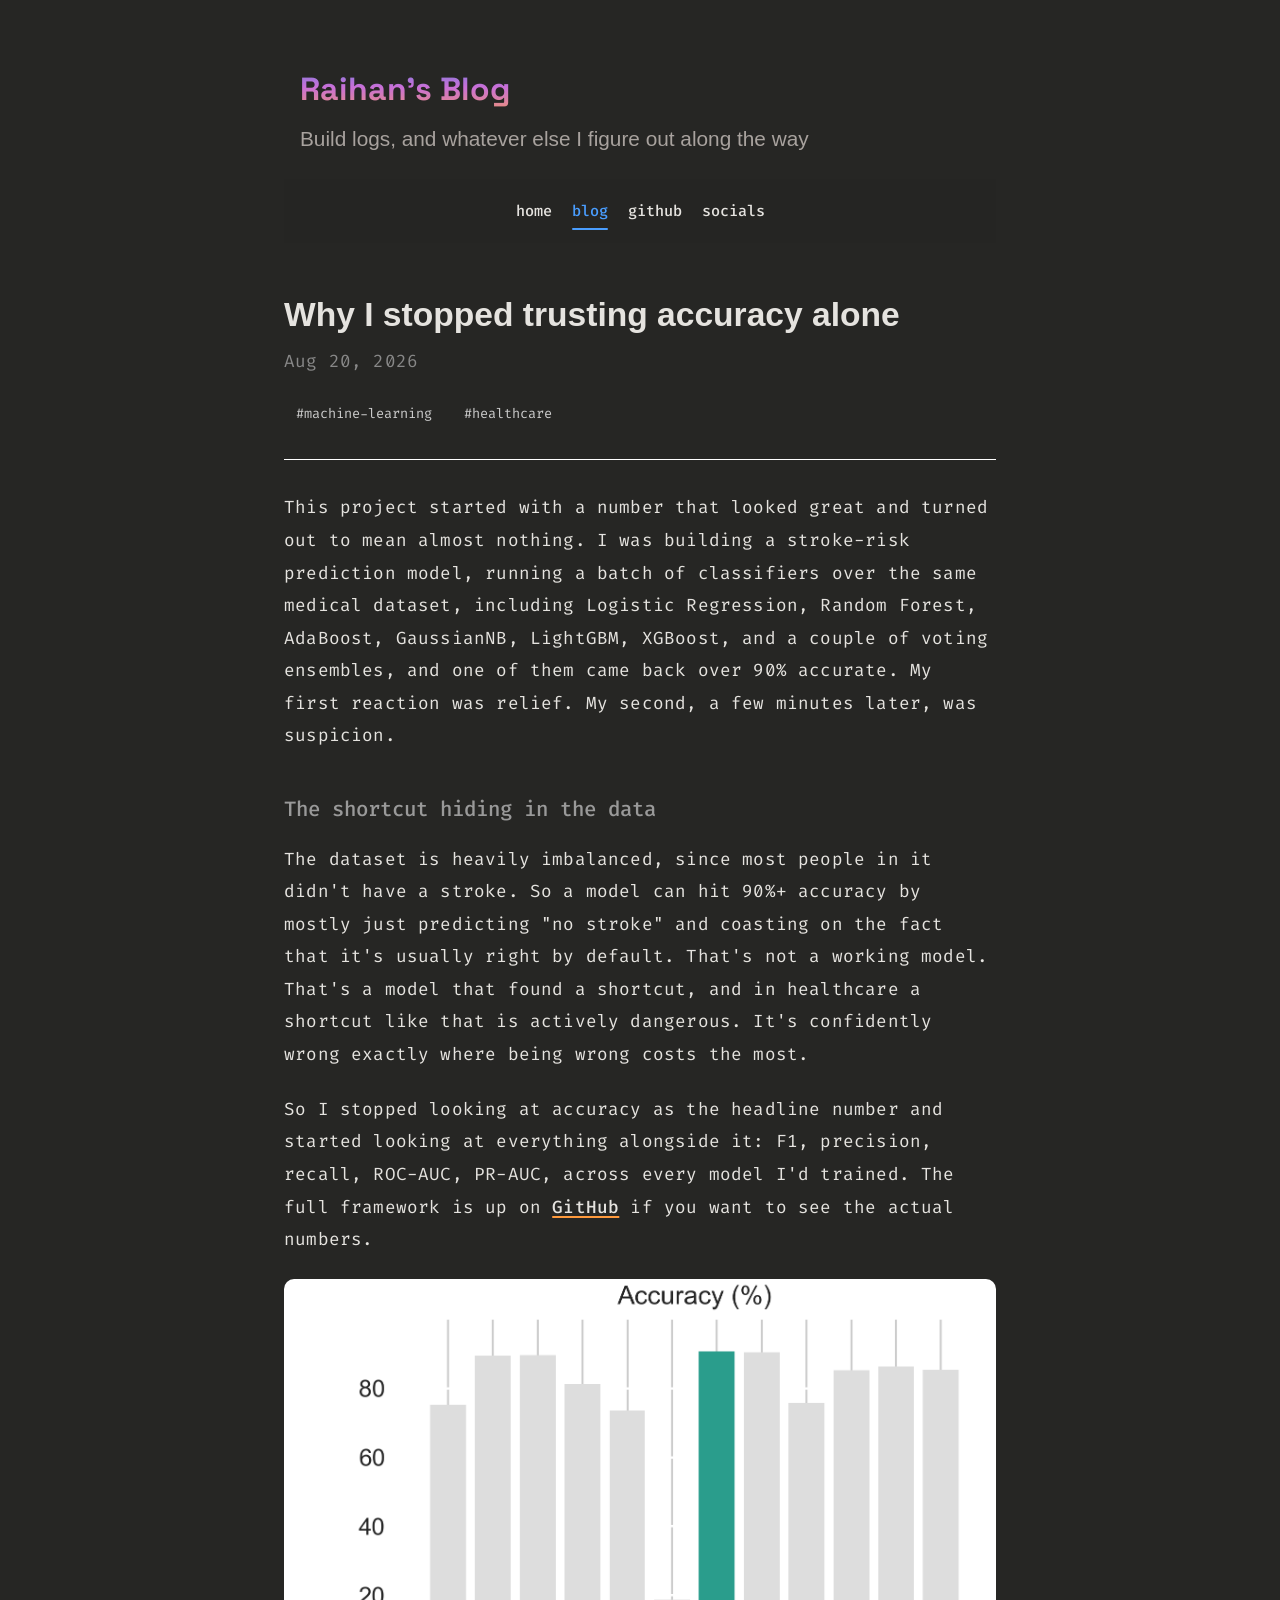
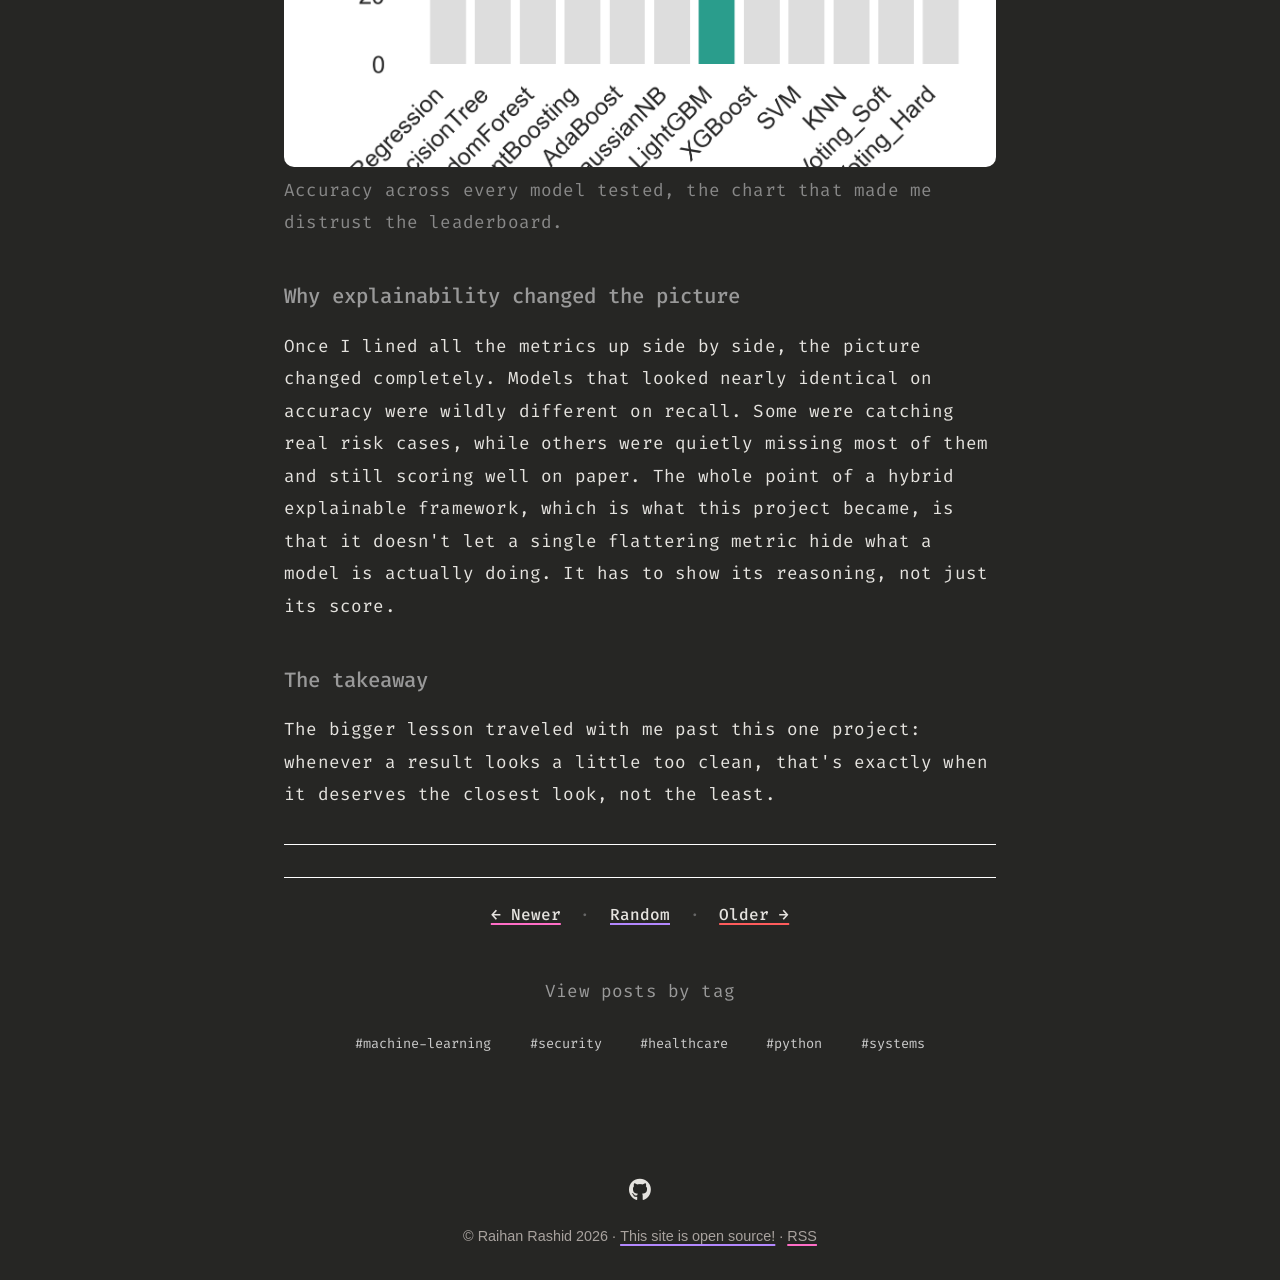
<file: blog/stroke-prediction.html>
<!DOCTYPE html>
<html lang="en">
<head>
  <meta charset="UTF-8">
  <meta name="viewport" content="width=device-width, initial-scale=1.0, viewport-fit=cover">
  <title>Why I stopped trusting accuracy alone, Raihan Rashid</title>

  <link rel="preload" href="../styles.css?v=6.2" as="style">
  <link rel="preload" href="../script.js?v=6.2" as="script">

  <link rel="stylesheet" href="../styles.css?v=6.2">
  <link rel="stylesheet" href="https://cdnjs.cloudflare.com/ajax/libs/font-awesome/6.5.0/css/all.min.css">
  <link rel="preconnect" href="https://fonts.googleapis.com">
  <link rel="preconnect" href="https://fonts.gstatic.com" crossorigin>
  <link href="https://fonts.googleapis.com/css2?family=Space+Grotesk:wght@500;700&family=Fira+Code:wght@400;500&family=Orbitron:wght@600;700;800&display=swap" rel="stylesheet">

  <link rel="icon" href="../tabphoto.ico" type="image/x-icon">

  <meta name="color-scheme" content="dark">
  <meta name="theme-color" content="#262624">

  <meta name="description" content="An explainable framework for stroke-risk prediction, and the moment a 90%-accurate model turned out to be quietly useless.">

  <meta property="og:title" content="Why I stopped trusting accuracy alone">
  <meta property="og:description" content="An explainable framework for stroke-risk prediction, and the moment a 90%-accurate model turned out to be quietly useless.">
  <meta property="og:type" content="article">
  <meta property="og:url" content="https://rashidraihan.github.io/blog/stroke-prediction.html">
  <meta property="og:image" content="https://rashidraihan.github.io/images/projects/stroke-prediction.png">

  <meta name="twitter:card" content="summary_large_image">
  <meta name="twitter:title" content="Why I stopped trusting accuracy alone">
  <meta name="twitter:description" content="An explainable framework for stroke-risk prediction, and the moment a 90%-accurate model turned out to be quietly useless.">
  <meta name="twitter:image" content="https://rashidraihan.github.io/images/projects/stroke-prediction.png">

  <meta name="format-detection" content="telephone=no">
  <link rel="alternate" type="application/rss+xml" title="Raihan Rashid's Blog" href="../rss.xml">
</head>
<body class="dark">
  <svg width="0" height="0" style="position:absolute">
    <filter id="heatDistort" x="-20%" y="-50%" width="140%" height="200%">
      <feTurbulence type="fractalNoise" baseFrequency="0.012 0.09" numOctaves="2" seed="7" result="turb">
        <animate attributeName="baseFrequency" dur="3.5s" values="0.012 0.09;0.018 0.14;0.012 0.09" repeatCount="indefinite" />
      </feTurbulence>
      <feDisplacementMap in="SourceGraphic" in2="turb" scale="3.2" xChannelSelector="R" yChannelSelector="G" />
    </filter>
  </svg>
  <div class="space-bg" id="spaceBg"></div>

  <div class="container">
    <div class="hero">
      <div class="logo-wordmark">Raihan's Blog</div>
      <p class="hero-subtitle">Build logs, and whatever else I figure out along the way</p>
    </div>

    <nav class="site-nav">
      <div class="nav-inner">
        <div class="desktop-nav">
          <a href="../index.html" class="nav-link" data-value="home">home</a>
          <a href="../blog.html" class="nav-link" data-value="blog">blog</a>
          <a href="https://github.com/rashidraihan" target="_blank" class="nav-link" data-value="github">github</a>
          <a href="../socials.html" class="nav-link" data-value="socials">socials</a>
        </div>
      </div>
    </nav>

    <main>
      <article class="post">
        <h1 class="post-title">Why I stopped trusting accuracy alone</h1>
        <p class="post-date">Aug 20, 2026</p>
        <div class="post-tags">
          <a href="../blog.html?tag=machine-learning" class="tag">#machine-learning</a>
          <a href="../blog.html?tag=healthcare" class="tag">#healthcare</a>
        </div>

        <hr class="post-divider">

        <p>This project started with a number that looked great and turned out to mean almost nothing. I was building a stroke-risk prediction model, running a batch of classifiers over the same medical dataset, including Logistic Regression, Random Forest, AdaBoost, GaussianNB, LightGBM, XGBoost, and a couple of voting ensembles, and one of them came back over 90% accurate. My first reaction was relief. My second, a few minutes later, was suspicion.</p>

        <h2>The shortcut hiding in the data</h2>

        <p>The dataset is heavily imbalanced, since most people in it didn't have a stroke. So a model can hit 90%+ accuracy by mostly just predicting "no stroke" and coasting on the fact that it's usually right by default. That's not a working model. That's a model that found a shortcut, and in healthcare a shortcut like that is actively dangerous. It's confidently wrong exactly where being wrong costs the most.</p>

        <p>So I stopped looking at accuracy as the headline number and started looking at everything alongside it: F1, precision, recall, ROC-AUC, PR-AUC, across every model I'd trained. The full framework is up on <a href="https://github.com/rashidraihan/Hybrid-Explainable-Framework-for-Stroke-Prediction" target="_blank" class="rc-underline">GitHub</a> if you want to see the actual numbers.</p>

        <img src="../images/projects/stroke-prediction.png" alt="Model accuracy comparison chart for the stroke prediction framework" class="post-image">
        <p class="post-image-caption">Accuracy across every model tested, the chart that made me distrust the leaderboard.</p>

        <h2>Why explainability changed the picture</h2>

        <p>Once I lined all the metrics up side by side, the picture changed completely. Models that looked nearly identical on accuracy were wildly different on recall. Some were catching real risk cases, while others were quietly missing most of them and still scoring well on paper. The whole point of a hybrid explainable framework, which is what this project became, is that it doesn't let a single flattering metric hide what a model is actually doing. It has to show its reasoning, not just its score.</p>

        <h2>The takeaway</h2>

        <p>The bigger lesson traveled with me past this one project: whenever a result looks a little too clean, that's exactly when it deserves the closest look, not the least.</p>

        <hr class="post-divider">

        <nav class="post-nav">
          <a href="deepsurf.html" class="rc-underline">&larr; Newer</a>
          <span class="sep">&middot;</span>
          <a href="#" data-random-post class="rc-underline">Random</a>
          <span class="sep">&middot;</span>
          <a href="turtle-shell.html" class="rc-underline">Older &rarr;</a>
        </nav>

        <div class="pre-footer-tags">
          <p class="tag-filter-heading">View posts by tag</p>
          <div class="tag-filter-bar">
            <a href="../blog.html?tag=machine-learning" class="tag">#machine-learning</a>
            <a href="../blog.html?tag=security" class="tag">#security</a>
            <a href="../blog.html?tag=healthcare" class="tag">#healthcare</a>
            <a href="../blog.html?tag=python" class="tag">#python</a>
            <a href="../blog.html?tag=systems" class="tag">#systems</a>
          </div>
        </div>
      </article>
    </main>
  </div>

  <footer>
    <a href="https://github.com/rashidraihan/rashidraihan.github.io" target="_blank" class="footer-github" aria-label="View source on GitHub"><i class="fab fa-github"></i></a>
    <p>&copy; Raihan Rashid 2026 &middot; <a href="https://github.com/rashidraihan/rashidraihan.github.io" target="_blank" class="rc-underline">This site is open source!</a> &middot; <a href="../rss.xml" class="rc-underline">RSS</a></p>
  </footer>

  <script src="../script.js?v=6.2"></script>
</body>
</html>
</file>
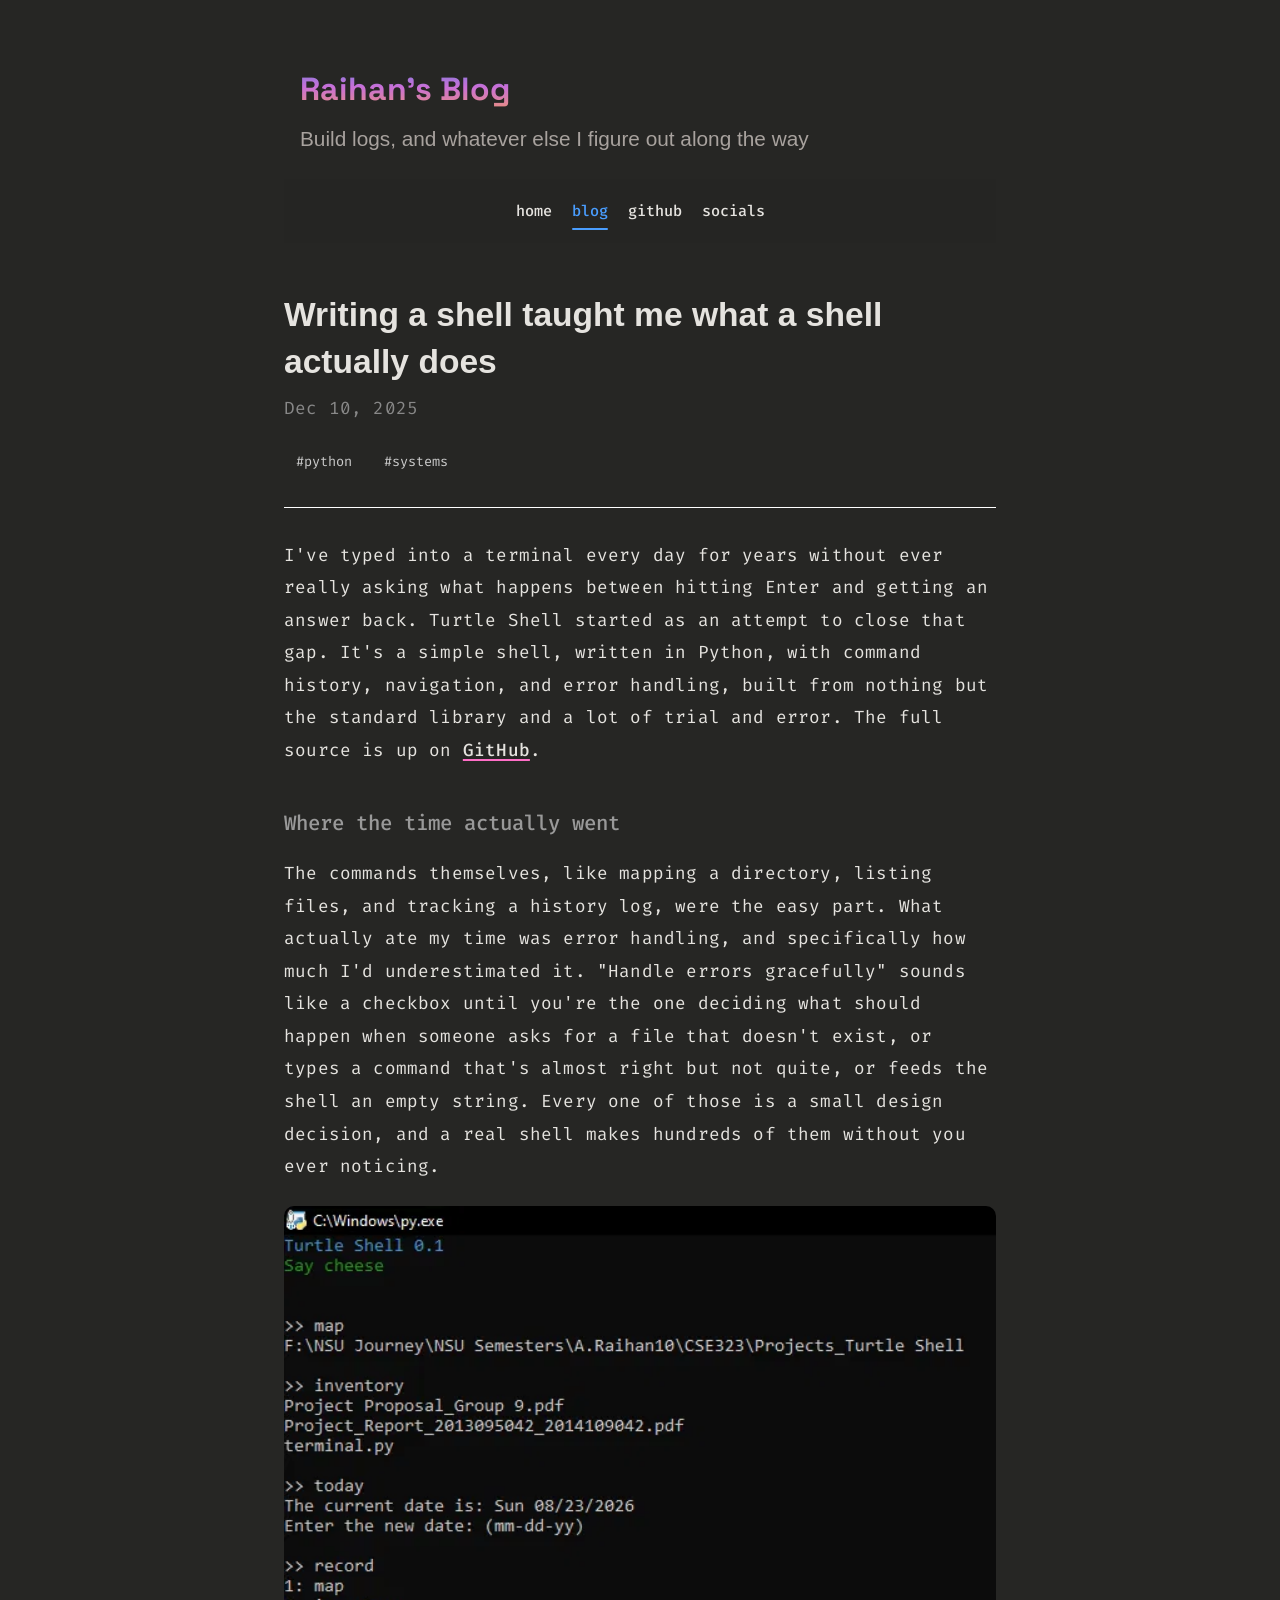
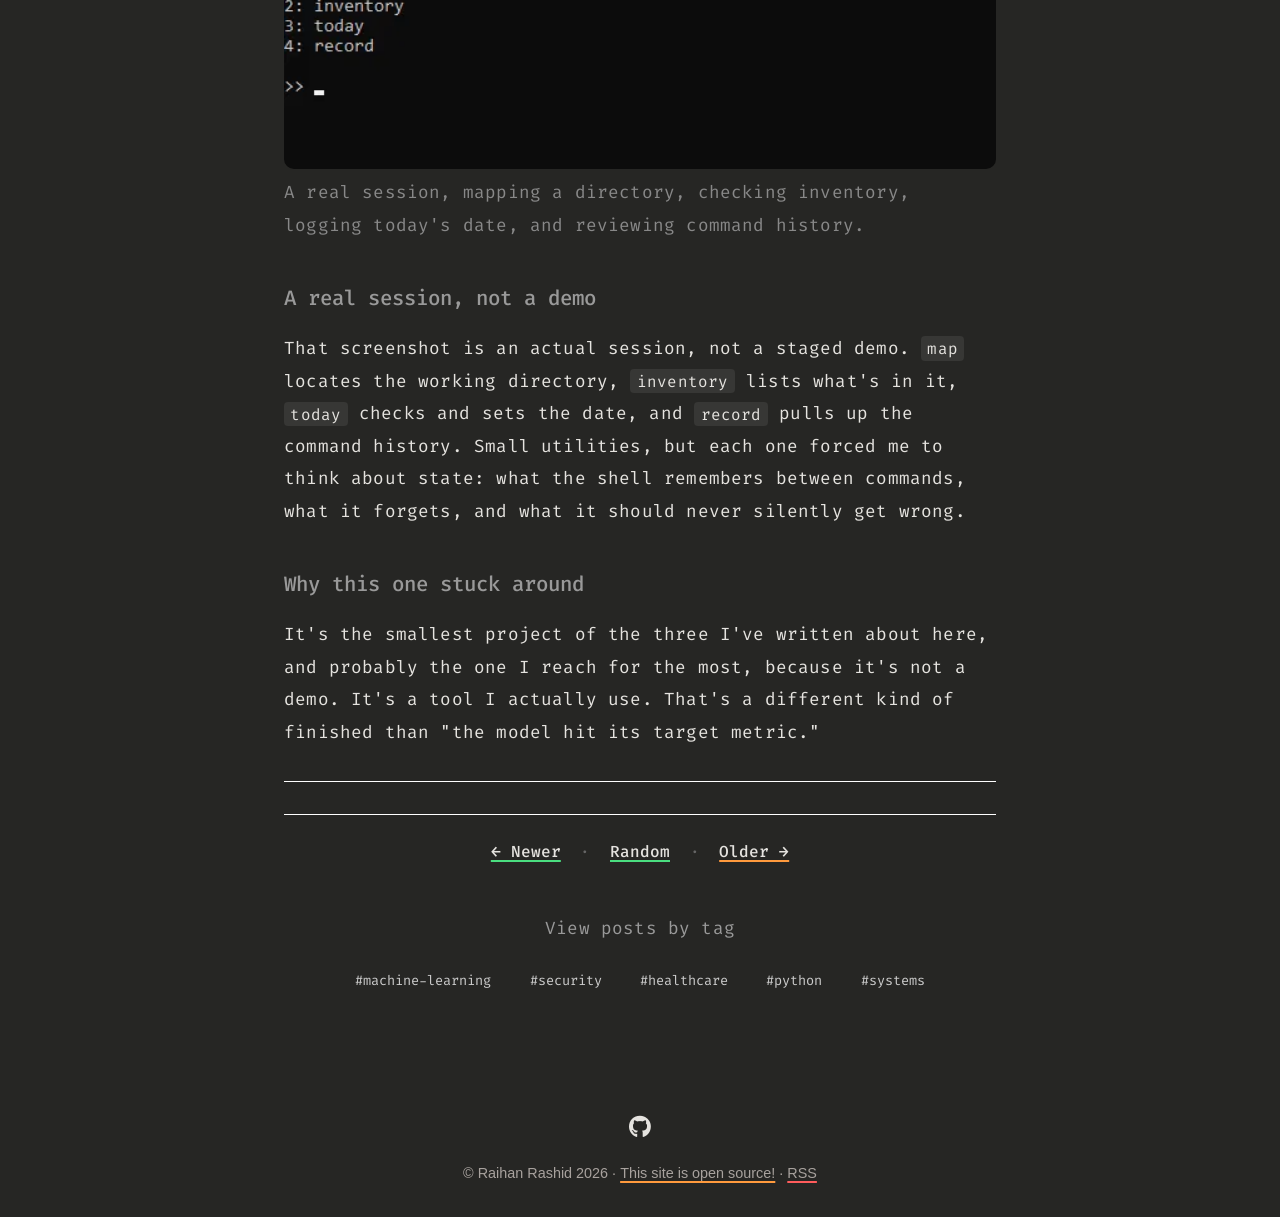
<file: blog/turtle-shell.html>
<!DOCTYPE html>
<html lang="en">
<head>
  <meta charset="UTF-8">
  <meta name="viewport" content="width=device-width, initial-scale=1.0, viewport-fit=cover">
  <title>Writing a shell taught me what a shell actually does, Raihan Rashid</title>

  <link rel="preload" href="../styles.css?v=6.2" as="style">
  <link rel="preload" href="../script.js?v=6.2" as="script">

  <link rel="stylesheet" href="../styles.css?v=6.2">
  <link rel="stylesheet" href="https://cdnjs.cloudflare.com/ajax/libs/font-awesome/6.5.0/css/all.min.css">
  <link rel="preconnect" href="https://fonts.googleapis.com">
  <link rel="preconnect" href="https://fonts.gstatic.com" crossorigin>
  <link href="https://fonts.googleapis.com/css2?family=Space+Grotesk:wght@500;700&family=Fira+Code:wght@400;500&family=Orbitron:wght@600;700;800&display=swap" rel="stylesheet">

  <link rel="icon" href="../tabphoto.ico" type="image/x-icon">

  <meta name="color-scheme" content="dark">
  <meta name="theme-color" content="#262624">

  <meta name="description" content="Turtle Shell, a simple shell written in Python from scratch, and everything "handle errors gracefully" turned out to actually mean.">

  <meta property="og:title" content="Writing a shell taught me what a shell actually does">
  <meta property="og:description" content="Turtle Shell, a simple shell written in Python from scratch, and everything "handle errors gracefully" turned out to actually mean.">
  <meta property="og:type" content="article">
  <meta property="og:url" content="https://rashidraihan.github.io/blog/turtle-shell.html">
  <meta property="og:image" content="https://rashidraihan.github.io/images/projects/turtle-shell.png">

  <meta name="twitter:card" content="summary_large_image">
  <meta name="twitter:title" content="Writing a shell taught me what a shell actually does">
  <meta name="twitter:description" content="Turtle Shell, a simple shell written in Python from scratch, and everything "handle errors gracefully" turned out to actually mean.">
  <meta name="twitter:image" content="https://rashidraihan.github.io/images/projects/turtle-shell.png">

  <meta name="format-detection" content="telephone=no">
  <link rel="alternate" type="application/rss+xml" title="Raihan Rashid's Blog" href="../rss.xml">
</head>
<body class="dark">
  <svg width="0" height="0" style="position:absolute">
    <filter id="heatDistort" x="-20%" y="-50%" width="140%" height="200%">
      <feTurbulence type="fractalNoise" baseFrequency="0.012 0.09" numOctaves="2" seed="7" result="turb">
        <animate attributeName="baseFrequency" dur="3.5s" values="0.012 0.09;0.018 0.14;0.012 0.09" repeatCount="indefinite" />
      </feTurbulence>
      <feDisplacementMap in="SourceGraphic" in2="turb" scale="3.2" xChannelSelector="R" yChannelSelector="G" />
    </filter>
  </svg>
  <div class="space-bg" id="spaceBg"></div>

  <div class="container">
    <div class="hero">
      <div class="logo-wordmark">Raihan's Blog</div>
      <p class="hero-subtitle">Build logs, and whatever else I figure out along the way</p>
    </div>

    <nav class="site-nav">
      <div class="nav-inner">
        <div class="desktop-nav">
          <a href="../index.html" class="nav-link" data-value="home">home</a>
          <a href="../blog.html" class="nav-link" data-value="blog">blog</a>
          <a href="https://github.com/rashidraihan" target="_blank" class="nav-link" data-value="github">github</a>
          <a href="../socials.html" class="nav-link" data-value="socials">socials</a>
        </div>
      </div>
    </nav>

    <main>
      <article class="post">
        <h1 class="post-title">Writing a shell taught me what a shell actually does</h1>
        <p class="post-date">Dec 10, 2025</p>
        <div class="post-tags">
          <a href="../blog.html?tag=python" class="tag">#python</a>
          <a href="../blog.html?tag=systems" class="tag">#systems</a>
        </div>

        <hr class="post-divider">

        <p>I've typed into a terminal every day for years without ever really asking what happens between hitting Enter and getting an answer back. Turtle Shell started as an attempt to close that gap. It's a simple shell, written in Python, with command history, navigation, and error handling, built from nothing but the standard library and a lot of trial and error. The full source is up on <a href="https://github.com/rashidraihan/Turtle-Shell" target="_blank" class="rc-underline">GitHub</a>.</p>

        <h2>Where the time actually went</h2>

        <p>The commands themselves, like mapping a directory, listing files, and tracking a history log, were the easy part. What actually ate my time was error handling, and specifically how much I'd underestimated it. "Handle errors gracefully" sounds like a checkbox until you're the one deciding what should happen when someone asks for a file that doesn't exist, or types a command that's almost right but not quite, or feeds the shell an empty string. Every one of those is a small design decision, and a real shell makes hundreds of them without you ever noticing.</p>

        <img src="../images/projects/turtle-shell.png" alt="Turtle Shell terminal session showing commands in use" class="post-image">
        <p class="post-image-caption">A real session, mapping a directory, checking inventory, logging today's date, and reviewing command history.</p>

        <h2>A real session, not a demo</h2>

        <p>That screenshot is an actual session, not a staged demo. <code>map</code> locates the working directory, <code>inventory</code> lists what's in it, <code>today</code> checks and sets the date, and <code>record</code> pulls up the command history. Small utilities, but each one forced me to think about state: what the shell remembers between commands, what it forgets, and what it should never silently get wrong.</p>

        <h2>Why this one stuck around</h2>

        <p>It's the smallest project of the three I've written about here, and probably the one I reach for the most, because it's not a demo. It's a tool I actually use. That's a different kind of finished than "the model hit its target metric."</p>

        <hr class="post-divider">

        <nav class="post-nav">
          <a href="stroke-prediction.html" class="rc-underline">&larr; Newer</a>
          <span class="sep">&middot;</span>
          <a href="#" data-random-post class="rc-underline">Random</a>
          <span class="sep">&middot;</span>
          <a href="hello.html" class="rc-underline">Older &rarr;</a>
        </nav>

        <div class="pre-footer-tags">
          <p class="tag-filter-heading">View posts by tag</p>
          <div class="tag-filter-bar">
            <a href="../blog.html?tag=machine-learning" class="tag">#machine-learning</a>
            <a href="../blog.html?tag=security" class="tag">#security</a>
            <a href="../blog.html?tag=healthcare" class="tag">#healthcare</a>
            <a href="../blog.html?tag=python" class="tag">#python</a>
            <a href="../blog.html?tag=systems" class="tag">#systems</a>
          </div>
        </div>
      </article>
    </main>
  </div>

  <footer>
    <a href="https://github.com/rashidraihan/rashidraihan.github.io" target="_blank" class="footer-github" aria-label="View source on GitHub"><i class="fab fa-github"></i></a>
    <p>&copy; Raihan Rashid 2026 &middot; <a href="https://github.com/rashidraihan/rashidraihan.github.io" target="_blank" class="rc-underline">This site is open source!</a> &middot; <a href="../rss.xml" class="rc-underline">RSS</a></p>
  </footer>

  <script src="../script.js?v=6.2"></script>
</body>
</html>
</file>
<file: styles.css>
:root {
  --dark-bg: #262624;
  --dark-text: #e5e3df;
  --card-dark: #30302e;
  --line: #ffffff;
}

* {
  margin: 0;
  padding: 0;
  box-sizing: border-box;
}

html {
  scroll-behavior: smooth;
}

body {
  font-family: 'Inter', -apple-system, BlinkMacSystemFont, 'Segoe UI', Roboto, sans-serif;
  background-color: var(--dark-bg);
  color: var(--dark-text);
  line-height: 1.6;
  overflow-x: hidden;
  min-height: 100vh;
  display: flex;
  flex-direction: column;
}

.container {
  flex: 1;
  display: flex;
  flex-direction: column;
}

/* Narrow reading column, consistent on every page — no full-bleed screens */
.container {
  max-width: 760px;
  margin: 0 auto;
  padding: 0 1.5rem;
}

/* Hero — brand name + subtitle, scrolls normally with the page,
   never sticky, never moves with the nav bar. Sits slightly right
   and lower on desktop (not on mobile — see responsive section). */
.hero {
  padding: 4rem 0 1.5rem 1rem;
}

.logo-wordmark {
  position: relative;
  font-family: 'Space Grotesk', -apple-system, sans-serif;
  font-size: 2rem;
  font-weight: 700;
  display: inline-block;
  white-space: nowrap;
  cursor: default;
  background: linear-gradient(180deg, #6a7fdb 0%, #c86fd8 45%, #f0956a 100%);
  -webkit-background-clip: text;
  background-clip: text;
  color: transparent;
}

.logo-wordmark:before {
  content: '🌴';
  position: absolute;
  left: -0.3em;
  top: -0.55em;
  font-size: 1.6em;
  opacity: 0.22;
  filter: blur(1px) grayscale(1) brightness(0);
  transform: rotate(-8deg);
  pointer-events: none;
  z-index: -1;
}

.hero-subtitle {
  color: #a8a29e;
  font-size: 1.3rem;
  margin-top: 0.4rem;
}

/* Nav bar — sticky, low-opacity tint matching the page background
   (no blur), same width as the content box, not full-bleed */
.site-nav {
  position: sticky;
  top: 0;
  z-index: 100;
  padding: 0.85rem 0;
  margin-bottom: 0.5rem;
  background-color: rgba(38, 38, 36, 0.55);
}

.nav-inner {
  display: flex;
  justify-content: center;
}

/* Navigation — plain text, monospace, no icons */
.desktop-nav {
  display: flex;
  gap: 1.25rem;
  flex-wrap: wrap;
}

.desktop-nav .nav-link {
  --link-color: #4a9eff;
  font-family: 'Fira Code', monospace;
  text-decoration: none;
  color: var(--dark-text);
  font-weight: 500;
  font-size: 0.95rem;
  transition: color 0.2s ease;
  position: relative;
  padding: 0.4rem 0;
  display: inline-block;
}

.desktop-nav .nav-link:after {
  content: '';
  position: absolute;
  bottom: 0;
  left: 0;
  width: 0;
  height: 2px;
  background-color: var(--link-color);
  border-radius: 2px;
  transition: width 0.3s ease;
}

.desktop-nav .nav-link:hover:after {
  width: 100%;
}

.desktop-nav .nav-link.active {
  color: var(--link-color);
}

.desktop-nav .nav-link.active:after {
  width: 100%;
}

/* === Rainbow link system ===
   Continuously cycling colored underlines/text, driven by JS setting
   --rc-color on each element. Nav links + logo use their own
   hover-only mechanism above instead. */
.rc-underline {
  --rc-color: #4a9eff;
  text-decoration: underline;
  text-decoration-color: var(--rc-color);
  text-decoration-thickness: 2px;
  text-underline-offset: 3px;
  color: inherit;
  font-weight: 500;
  transition: text-decoration-color 0.5s ease;
}

.rc-color {
  --rc-color: #4a9eff;
  color: var(--rc-color);
  transition: color 0.5s ease;
}

/* Intro */
main {
  padding: 2.5rem 0;
  flex: 1;
}

.intro {
  margin-bottom: 3rem;
  font-family: 'Fira Code', monospace;
  font-size: 1.1rem;
  line-height: 1.85;
  letter-spacing: 0.01em;
}

.intro p {
  margin-bottom: 1.3rem;
}

/* Homepage post teaser */
.section-title {
  font-size: 1.4rem;
  font-weight: 500;
  margin-bottom: 1.75rem;
}

.view-all-link {
  display: block;
  text-align: center;
  margin-top: 1rem;
  margin-bottom: 1.25rem;
  font-weight: 500;
}

.filter-status {
  text-align: center;
  font-family: 'Fira Code', monospace;
  color: #999;
  margin-bottom: 1.5rem;
}

/* Page title */
.page-title {
  font-size: 2.3rem;
  font-weight: 700;
  margin-bottom: 0.25rem;
  font-family: 'Space Grotesk', -apple-system, sans-serif;
}

.page-subtitle {
  color: #a8a29e;
  margin-bottom: 1.75rem;
}

/* Tags — plain text; hovering draws a colored ring clockwise around
   the tag, like YouTube's animated subscribe-button glow. The ring's
   colors continuously rotate while hovered, starting from a random
   point each time (driven by --hue-rotate, set via JS). */
@property --tag-angle {
  syntax: '<angle>';
  inherits: false;
  initial-value: 0deg;
}

.tag {
  --tag-angle: 0deg;
  --hue-rotate: 0deg;
  position: relative;
  display: inline-block;
  line-height: 1;
  font-family: 'Fira Code', monospace;
  font-size: 0.85rem;
  padding: 0.4rem 0.75rem;
  border-radius: 999px;
  color: #ccc;
  text-decoration: none;
  cursor: pointer;
  background: transparent;
  transition: color 0.2s ease;
}

.tag:hover {
  color: #fff;
}

.tag:before {
  content: '';
  position: absolute;
  inset: 0;
  z-index: -1;
  border-radius: 999px;
  border: 2px solid transparent;
  background-image:
    linear-gradient(var(--dark-bg), var(--dark-bg)),
    conic-gradient(from var(--hue-rotate), #4a9eff 0deg, #ff5c5c 60deg, #ff6ec7 120deg, #4ade80 180deg, #ff9a3d 240deg, #b388ff 300deg, #4a9eff 360deg);
  background-origin: border-box;
  background-clip: content-box, border-box;
  -webkit-mask-image: conic-gradient(#000 calc(var(--tag-angle)), transparent 0deg);
  mask-image: conic-gradient(#000 calc(var(--tag-angle)), transparent 0deg);
  pointer-events: none;
  transition: --tag-angle 0.6s ease;
}

.tag:hover:before,
.tag.tag-tap:before {
  --tag-angle: 360deg;
}

.tag.tag-active {
  color: #fff;
  font-weight: 600;
  --tag-angle: 360deg;
}

.tag-filter-bar {
  display: flex;
  gap: 0.9rem;
  flex-wrap: wrap;
  margin-bottom: 1.75rem;
}

.tag-filter-heading {
  font-family: 'Fira Code', monospace;
  text-align: center;
  color: #999;
  margin-bottom: 1rem;
}

.section-divider {
  border: none;
  border-top: 1px solid #fff;
  margin: 1.75rem 0;
}

.pre-footer-tags {
  padding-top: 0;
  margin-top: 3rem;
  text-align: center;
}

.pre-footer-tags .tag-filter-bar {
  justify-content: center;
}

/* Blog calendar — year links */
.year-row {
  display: flex;
  gap: 1.25rem;
  flex-wrap: wrap;
  margin-bottom: 0;
  font-family: 'Fira Code', monospace;
}

.year-heading {
  font-size: 2rem;
  font-weight: 700;
  color: #fff;
  margin: 2.5rem 0 1.25rem;
  font-family: 'Space Grotesk', -apple-system, sans-serif;
}

/* Blog post list */
.post-list {
  display: flex;
  flex-direction: column;
  gap: 2.5rem;
  margin-bottom: 2rem;
}

.post-item {
  padding-bottom: 2rem;
  border-bottom: 1px solid var(--line);
}

.post-item-link {
  text-decoration: none;
  color: inherit;
  display: block;
}

.post-item-title {
  font-family: 'Fira Code', monospace;
  font-size: 1.3rem;
  font-weight: 500;
  line-height: 1.6;
  margin-bottom: 0.7rem;
}

.post-item-date {
  font-family: 'Fira Code', monospace;
  color: #888;
  font-size: 0.9rem;
  margin-bottom: 1rem;
}

.post-item-excerpt {
  font-family: 'Fira Code', monospace;
  color: var(--dark-text);
  font-size: 1.1rem;
  line-height: 1.85;
  letter-spacing: 0.01em;
  margin-bottom: 1rem;
}

.post-item-tags {
  display: flex;
  gap: 0.6rem;
  flex-wrap: wrap;
  margin-top: 0.75rem;
}

/* Single blog post */
.post-title {
  font-size: 2.1rem;
  font-weight: 600;
  margin-bottom: 0.5rem;
  line-height: 1.4;
}

.post-date {
  font-family: 'Fira Code', monospace;
  color: #888;
  font-size: 0.9rem;
  margin-bottom: 0.75rem;
}

.post-tags {
  display: flex;
  gap: 0.5rem;
  flex-wrap: wrap;
  margin-bottom: 1.5rem;
}

.post-divider {
  border: none;
  border-top: 1px solid var(--line);
  margin: 2rem 0;
}

.post h2 {
  font-family: 'Fira Code', monospace;
  font-size: 1.3rem;
  font-weight: 500;
  color: #999;
  margin: 2.5rem 0 1.1rem;
}

.post p {
  margin-bottom: 1.4rem;
  font-family: 'Fira Code', monospace;
  font-size: 1.1rem;
  line-height: 1.85;
  letter-spacing: 0.01em;
}

.post code {
  font-family: 'Fira Code', monospace;
  background-color: rgba(255, 255, 255, 0.08);
  padding: 0.1rem 0.4rem;
  border-radius: 4px;
  font-size: 0.9em;
}

.post-image {
  width: 100%;
  border-radius: 10px;
  margin: 1rem 0 0.5rem;
  display: block;
}

.post-image-caption {
  font-size: 0.85rem;
  color: #888;
  margin-bottom: 1.5rem !important;
}

/* Post pagination — Newer / Random / Older */
.post-nav {
  border-top: 1px solid var(--line);
  padding-top: 1.5rem;
  margin-top: 2rem;
  text-align: center;
  font-family: 'Fira Code', monospace;
}

.post-nav .sep {
  color: #666;
  margin: 0 0.6rem;
}

/* Footer — plain, static, icon stacked above the copyright line */
footer {
  padding: 3rem 0 2rem;
  text-align: center;
}

.footer-github {
  display: inline-block;
  font-size: 1.4rem;
  margin-bottom: 1rem;
  text-decoration: none;
  color: #e5e3df;
}

footer p {
  font-size: 0.9rem;
  color: #a8a29e;
}

/* Space background */
.space-bg {
  position: fixed;
  top: 0;
  left: 0;
  width: 100%;
  height: 100%;
  z-index: -1;
  overflow: hidden;
}

.star {
  position: absolute;
  background-color: #fff;
  border-radius: 50%;
  animation: twinkle 4s infinite ease-in-out;
}

@keyframes twinkle {
  0%, 100% { opacity: 0.15; }
  50% { opacity: 0.6; }
}

/* Socials page */
.socials-list {
  list-style: none;
  margin: 1.5rem 0 2.5rem;
}

.socials-list li {
  margin-bottom: 0.85rem;
  font-size: 1.05rem;
}

/* Responsive */
@media (max-width: 768px) {
  .hero {
    padding: 1.5rem 0 1.25rem;
  }

  .site-nav {
    padding: 0.75rem 0;
    margin-bottom: 0.5rem;
  }

  .logo-wordmark {
    font-size: 1.4rem;
  }

  .hero-subtitle {
    font-size: 0.9rem;
  }

  .desktop-nav {
    gap: 0.85rem;
  }

  .page-title {
    font-size: 1.9rem;
  }

  .year-heading {
    font-size: 1.6rem;
  }

  .post-title {
    font-size: 1.6rem;
  }

  .intro {
    font-size: 1rem;
  }

  .post p {
    font-size: 0.98rem;
  }
}

@media (max-width: 400px) {
  .logo-wordmark {
    font-size: 1.15rem;
  }
}
</file>
